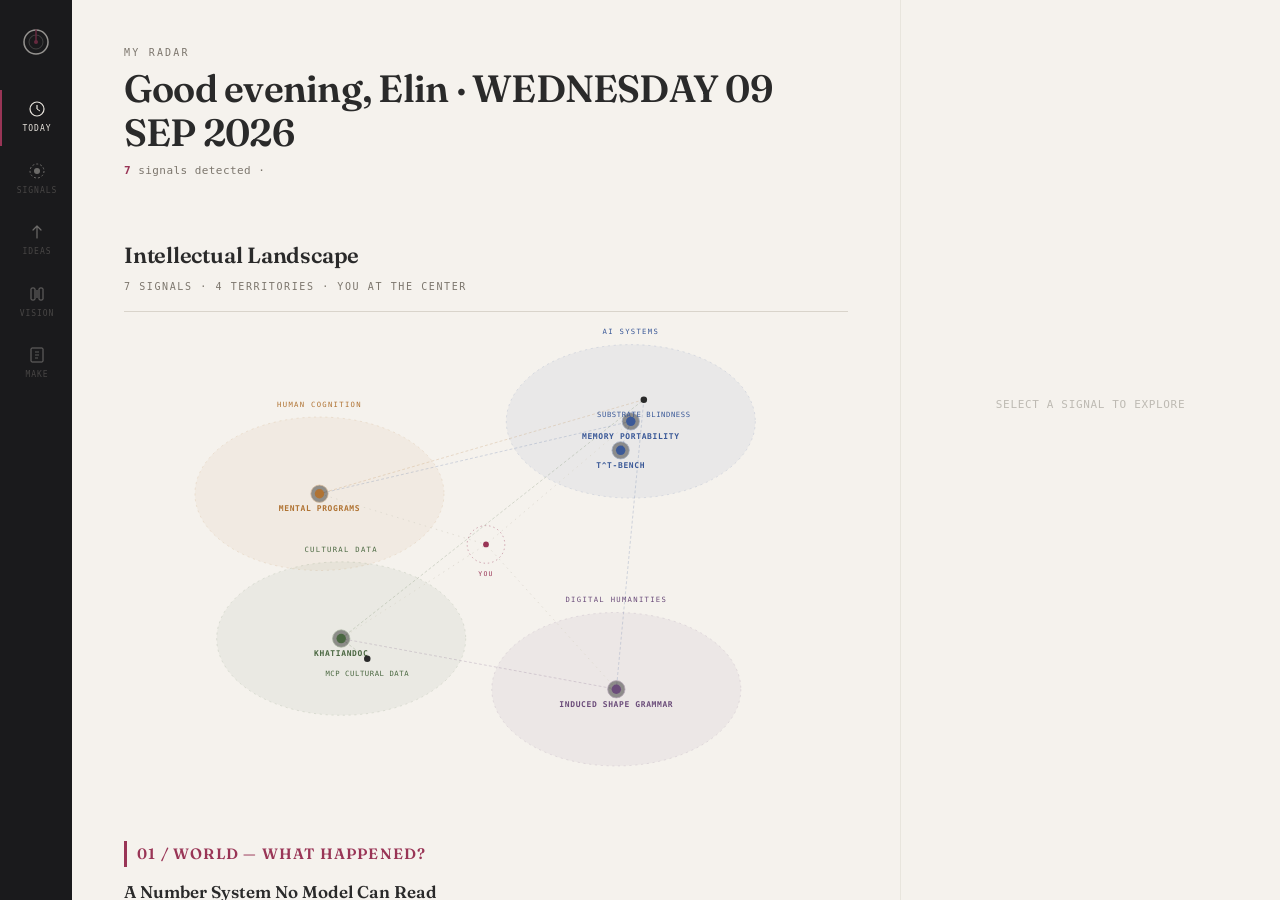
<file: index.html>
<!DOCTYPE html>
<html lang="en">
<head>
<meta charset="UTF-8">
<meta name="viewport" content="width=device-width, initial-scale=1.0">
<title>My Radar · Personal Intelligence System</title>
<link rel="icon" type="image/svg+xml" href="data:image/svg+xml,%3Csvg xmlns='http://www.w3.org/2000/svg' viewBox='0 0 64 64'%3E%3Ccircle cx='32' cy='32' r='28' fill='none' stroke='%23993556' stroke-width='3'/%3E%3Ccircle cx='32' cy='32' r='18' fill='none' stroke='%23993556' stroke-width='1.5' opacity='.45'/%3E%3Ccircle cx='32' cy='32' r='9' fill='none' stroke='%23993556' stroke-width='1' opacity='.3'/%3E%3Ccircle cx='32' cy='32' r='3' fill='%23993556'/%3E%3Cline x1='32' y1='32' x2='32' y2='6' stroke='%23993556' stroke-width='2.5' stroke-linecap='round'/%3E%3Ccircle cx='24' cy='16' r='2.5' fill='%233B5998'/%3E%3Ccircle cx='42' cy='22' r='2' fill='%23B07333'/%3E%3Ccircle cx='20' cy='40' r='2' fill='%234A6741'/%3E%3Ccircle cx='44' cy='44' r='2' fill='%236B4C7A'/%3E%3C/svg%3E">
<link rel="preconnect" href="https://fonts.googleapis.com">
<link rel="preconnect" href="https://fonts.gstatic.com" crossorigin>
<link href="https://fonts.googleapis.com/css2?family=Fraunces:opsz,wght@9..144,400;9..144,500;9..144,600;9..144,700&family=Inter:wght@300;400;500;600;700&display=swap" rel="stylesheet">
<style>
  :root {
    --bg: #F5F2ED;
    --bg-alt: #EDE9E1;
    --bg-dark: #1A1A1C;
    --text: #2A2A2A;
    --text-muted: #57534D;
    --text-light: #7C766D;
    --text-on-dark: #E8E4DD;
    --text-on-dark-muted: #8A8580;
    --accent: #993556;
    --accent-soft: rgba(153,53,86,0.08);
    --border: #D9D4CB;
    --border-light: #E8E3DA;
    --white: #FFFFFF;
    --serif: 'Fraunces', Georgia, serif;
    --sans: 'Inter', -apple-system, 'SF Pro Text', sans-serif;
    --mono: 'SF Mono', 'JetBrains Mono', monospace;
    --rail-w: 72px;
    --panel-w: 380px;
    /* Six editorial section colors */
    --world: #993556;
    --think: #3B5998;
    --look: #4A6741;
    --discover: #6B4C7A;
    --explore: #B07333;
    --make: #1A1A1C;
  }

  * { margin:0; padding:0; box-sizing:border-box; }
  html { scroll-behavior:smooth; }
  body {
    font-family:var(--sans); background:var(--bg); color:var(--text);
    line-height:1.7; font-size:15px; font-weight:400;
    -webkit-font-smoothing:antialiased; overflow:hidden;
  }

  /* === LEFT RAIL === */
  .rail {
    position:fixed; left:0; top:0; bottom:0; width:var(--rail-w);
    background:var(--bg-dark); display:flex; flex-direction:column;
    align-items:center; padding:28px 0 20px; z-index:50; gap:6px;
  }
  .rail-logo {
    width:28px; height:28px; margin-bottom:28px; opacity:0.6;
  }
  .rail-item {
    display:flex; flex-direction:column; align-items:center; gap:4px;
    cursor:pointer; text-decoration:none; padding:10px 0; width:100%;
    border-left:2px solid transparent; transition:border-color 0.2s, opacity 0.2s;
    opacity:0.4;
  }
  .rail-item.active, .rail-item:hover { opacity:1; border-left-color:var(--accent); }
  .rail-icon {
    width:18px; height:18px; display:block; color:var(--text-on-dark);
  }
  .rail-label {
    font-family:var(--mono); font-size:8px; letter-spacing:0.12em;
    text-transform:uppercase; color:var(--text-on-dark-muted); text-align:center;
  }
  .rail-item.active .rail-label { color:var(--text-on-dark); }

  /* === CENTER AREA === */
  .center {
    position:fixed; left:var(--rail-w); top:0; bottom:0;
    right:var(--panel-w); overflow-y:auto; overflow-x:hidden;
  }
  .center-inner {
    max-width:820px; margin:0 auto; padding:0 48px;
  }

  /* --- greeting --- */
  .greeting {
    padding:44px 0 12px;
  }
  .greeting-kicker {
    font-family:var(--mono); font-size:10px; letter-spacing:0.22em;
    text-transform:uppercase; color:var(--text-light); margin-bottom:6px;
  }
  .greeting-line {
    font-family:var(--serif); font-size:clamp(28px,4.5vw,38px);
    font-weight:600; color:var(--text); letter-spacing:-0.02em; line-height:1.15;
  }
  .greeting-meta {
    font-family:var(--mono); font-size:11px; color:var(--text-light);
    letter-spacing:0.04em; margin-top:8px;
  }
  .greeting-meta span { color:var(--accent); font-weight:600; }

  /* --- landscape header --- */
  .ls-header {
    margin-top:44px; padding-bottom:16px; border-bottom:1px solid var(--border);
  }
  .ls-title {
    font-family:var(--serif); font-size:22px; font-weight:600;
    color:var(--text); letter-spacing:-0.01em;
  }
  .ls-subtitle {
    font-family:var(--mono); font-size:10px; letter-spacing:0.16em;
    text-transform:uppercase; color:var(--text-light); margin-top:4px;
  }

  /* --- landscape SVG --- */
  .ls-scroll { overflow-x:auto; margin-top:8px; }
  .ls-svg { display:block; width:100%; min-width:640px; height:auto; }
  .ls-territory { stroke-dasharray:3 5; }
  .ls-territory-label { font-family:var(--mono); font-size:10px; letter-spacing:0.18em; text-transform:uppercase; text-anchor:middle; }
  .ls-spoke { stroke:var(--border); stroke-dasharray:2 6; }
  .ls-edge { stroke-width:1; opacity:0.28; stroke-dasharray:4 3; }
  .ls-you-ring { fill:none; stroke:var(--accent); stroke-dasharray:2 4; opacity:0.55; }
  .ls-you-dot { fill:var(--accent); }
  .ls-you-label { font-family:var(--mono); font-size:9px; letter-spacing:0.2em; fill:var(--accent); text-anchor:middle; }
  .ls-node { cursor:pointer; outline:none; }
  .ls-dot { }
  .ls-dot-ring { opacity:0.4; }
  .ls-node-label { font-family:var(--mono); font-size:10px; letter-spacing:0.08em; text-transform:uppercase; text-anchor:middle; }
  .ls-node:hover .ls-node-label, .ls-node:focus-visible .ls-node-label { font-weight:600; opacity:0.85; }
  .ls-node:hover .ls-dot, .ls-node:focus-visible .ls-dot { stroke-width:2; }
  .ls-strong .ls-node-label { font-weight:600; font-size:11px; }

  /* --- bottom sections --- */
  .bottom-sections { margin-top:48px; padding-bottom:64px; }
  .kicker-label {
    display:block; font-family:var(--mono); font-size:9px; font-weight:600;
    letter-spacing:0.2em; text-transform:uppercase; margin-bottom:10px;
  }
  .pattern-block { padding-top:24px; border-top:1px solid var(--border); }
  .pattern-statement {
    font-family:var(--serif); font-size:22px; font-weight:500;
    line-height:1.42; color:var(--text); max-width:28em; margin-bottom:16px;
  }
  .pattern-contrib {
    display:flex; align-items:baseline; gap:12px; padding:9px 0;
    border-top:1px dashed var(--border-light);
  }
  .pattern-contrib:first-of-type { border-top:none; }
  .pc-num { font-family:var(--mono); font-size:10px; }
  .pc-head {
    font-family:var(--serif); font-size:15px; font-weight:600;
    color:var(--text); background:none; border:none; padding:0;
    cursor:pointer; text-align:left;
  }
  .pc-head:hover { opacity:0.7; }
  .pc-dom {
    margin-left:auto; font-family:var(--mono); font-size:9px;
    letter-spacing:0.1em; text-transform:uppercase; color:var(--text-light); white-space:nowrap;
  }

  .question-block { margin-top:44px; padding:6px 0 6px 22px; border-left:3px solid #B07333; }
  .question-text {
    font-family:var(--serif); font-style:italic; font-size:21px;
    line-height:1.45; color:var(--text); max-width:26em;
  }

  /* --- timeline --- */
  .timeline-block { margin-top:44px; padding-top:24px; border-top:1px solid var(--border); }
  .timeline-row {
    display:flex; align-items:baseline; gap:12px; padding:8px 0;
    border-bottom:1px solid var(--border-light);
  }
  .tl-date { font-family:var(--mono); font-size:10px; color:var(--text-light); white-space:nowrap; min-width:70px; }
  .tl-dot { width:6px; height:6px; border-radius:50%; flex-shrink:0; margin-top:4px; }
  .tl-headline { font-size:13px; color:var(--text-muted); cursor:pointer; }
  .tl-headline:hover { color:var(--text); }
  .tl-domain { font-family:var(--mono); font-size:9px; letter-spacing:0.08em; text-transform:uppercase; color:var(--text-light); margin-left:auto; white-space:nowrap; }

  /* === RIGHT DETAIL PANEL === */
  .detail-panel {
    position:fixed; right:0; top:0; bottom:0; width:var(--panel-w);
    background:var(--bg); border-left:1px solid var(--border);
    overflow-y:auto; z-index:40; padding:36px 28px 48px;
    transition:opacity 0.2s;
  }
  .detail-panel.empty { opacity:0.45; }
  .dp-empty {
    font-family:var(--mono); font-size:11px; color:var(--text-light);
    letter-spacing:0.06em; text-transform:uppercase;
    text-align:center; margin-top:40vh;
  }
  .dp-kicker {
    font-family:var(--mono); font-size:9px; letter-spacing:0.16em;
    text-transform:uppercase; margin-bottom:10px;
  }
  .dp-headline {
    font-family:var(--serif); font-size:22px; font-weight:600;
    line-height:1.22; color:var(--text); margin-bottom:8px;
  }
  .dp-oneliner {
    font-size:14px; line-height:1.55; color:var(--text-muted); margin-bottom:20px;
  }
  .dp-block {
    padding:12px 0 4px; border-top:1px solid var(--border-light); margin-top:12px;
  }
  .dp-text { font-size:13px; line-height:1.6; color:var(--text-muted); }
  .dp-chain {
    font-family:var(--mono); font-size:10px; letter-spacing:0.06em;
    text-transform:uppercase; color:var(--text); margin-bottom:6px;
  }
  .dp-chain .dp-node { white-space:nowrap; }
  .dp-chain .dp-dash { margin:0 6px; }
  .dp-conn { font-size:12px; line-height:1.55; color:var(--text-muted); padding:6px 0; }
  .dp-conn-to {
    display:block; font-family:var(--mono); font-size:9px;
    letter-spacing:0.08em; text-transform:uppercase; margin-bottom:2px;
  }
  .dp-source { font-size:12px; color:var(--text-light); line-height:1.55; margin-bottom:10px; }
  .dp-link {
    font-family:var(--mono); font-size:10px; letter-spacing:0.12em;
    text-transform:uppercase; text-decoration:none; border-bottom:1px solid; padding-bottom:2px;
  }
  .dp-link:hover { opacity:0.75; }
  .dp-action {
    margin-top:16px; padding:14px 16px; background:var(--bg-alt);
    border-left:2px solid var(--accent); border-radius:0 4px 4px 0;
    font-size:13px; line-height:1.55; color:var(--text-muted);
  }
  .dp-action-label {
    font-family:var(--mono); font-size:9px; font-weight:600;
    letter-spacing:0.1em; text-transform:uppercase; color:var(--accent);
    display:block; margin-bottom:4px;
  }

  /* === RESPONSIVE === */
  @media (max-width:1100px) {
    :root { --panel-w:320px; }
  }
  @media (max-width:860px) {
    :root { --panel-w:0px; }
    .detail-panel { display:none; }
    /* show overlay panel instead */
    .detail-panel.mobile-show {
      display:block; position:fixed; left:0; width:100%; z-index:90;
      background:var(--bg); padding:24px 20px 36px;
    }
  }
  @media (max-width:640px) {
    :root { --rail-w:0px; }
    .rail { display:none; }
    .center-inner { padding:0 20px; }
  }

  /* ============================================================
     SIX EDITORIAL WINDOWS — WORLD/THINK/LOOK/DISCOVER/EXPLORE/MAKE
     ============================================================ */
  .editorial-windows { margin-top:48px; padding-bottom:12px; }
  .ew-section { margin-top:40px; padding-top:24px; border-top:1px solid var(--border-light); }
  .ew-section:first-child { margin-top:0; border-top:none; }
  .ew-label {
    font-family:var(--serif); font-size:15px; font-weight:600; letter-spacing:0.08em;
    text-transform:uppercase; margin-bottom:14px;
  }
  .ew-section--world .ew-label { color:var(--world); border-left:3px solid var(--world); padding-left:10px; }
  .ew-section--think .ew-label { color:var(--think); border-left:3px solid var(--think); padding-left:10px; }
  .ew-section--look .ew-label { color:var(--look); border-left:3px solid var(--look); padding-left:10px; }
  .ew-section--discover .ew-label { color:var(--discover); border-left:3px solid var(--discover); padding-left:10px; }
  .ew-section--explore .ew-label { color:var(--explore); border-left:3px solid var(--explore); padding-left:10px; }
  .ew-section--make .ew-label { color:var(--make); border-left:3px solid var(--make); padding-left:10px; }

  /* WORLD */
  .ew-world-item { margin-bottom:20px; }
  .ew-world-item:last-child { margin-bottom:0; }
  .ew-world-head { font-family:var(--serif); font-size:17px; font-weight:600; line-height:1.3; color:var(--text); cursor:pointer; }
  .ew-world-head:hover { opacity:0.75; }
  .ew-world-sub { font-size:13px; color:var(--text-muted); margin-top:3px; line-height:1.5; }
  .ew-world-why { font-size:11px; color:var(--text-light); margin-top:3px; }
  .ew-world-why::before { content:'Why → '; font-family:var(--mono); font-size:9px; letter-spacing:0.04em; color:var(--world); }
  .ew-world-src { font-family:var(--mono); font-size:9px; letter-spacing:0.02em; margin-top:2px; }
  .ew-world-src a { color:var(--world); }

  /* THINK */
  .ew-think-item { margin-bottom:32px; }
  .ew-think-item:last-child { margin-bottom:0; }
  .ew-think-concept { font-family:var(--mono); font-size:9px; letter-spacing:0.1em; text-transform:uppercase; color:var(--think); margin-bottom:8px; }
  .ew-think-question { font-family:var(--serif); font-size:20px; font-style:italic; font-weight:400; line-height:1.3; color:var(--text); }
  .ew-think-explain { font-size:13px; color:var(--text-muted); margin-top:14px; line-height:1.6; }
  .ew-think-why { font-size:12px; color:var(--text); margin-top:10px; line-height:1.55; }
  .ew-think-why::before { content:'Why this matters — '; font-family:var(--mono); font-size:9px; letter-spacing:0.04em; color:var(--think); }
  .ew-think-conn { font-size:11px; color:var(--text-muted); margin-top:4px; line-height:1.5; }
  .ew-think-conn::before { content:'For you — '; font-family:var(--mono); font-size:9px; letter-spacing:0.04em; color:var(--think); }
  .ew-think-src { font-family:var(--mono); font-size:9px; margin-top:6px; }
  .ew-think-src a { color:var(--think); }

  /* LOOK */
  .ew-look-image { width:100%; height:280px; object-fit:cover; margin-bottom:16px; background:var(--bg-alt); display:flex; align-items:center; justify-content:center; }
  .ew-look-image-placeholder { font-family:var(--mono); font-size:9px; color:var(--text-light); letter-spacing:0.04em; }
  .ew-look-subject { font-family:var(--serif); font-size:19px; font-weight:600; line-height:1.25; color:var(--text); }
  .ew-look-subtitle { font-size:12px; color:var(--text-muted); margin-top:2px; }
  .ew-look-why { font-size:12px; color:var(--text-muted); margin-top:10px; line-height:1.55; }
  .ew-look-why::before { content:'Why today — '; font-family:var(--mono); font-size:9px; letter-spacing:0.04em; color:var(--look); }
  .ew-look-for-label { font-family:var(--mono); font-size:9px; letter-spacing:0.08em; text-transform:uppercase; color:var(--look); margin-top:12px; margin-bottom:6px; }
  .ew-look-for-list li { font-size:12px; color:var(--text); padding-left:16px; position:relative; margin-bottom:4px; line-height:1.5; }
  .ew-look-for-list li::before { content:'→'; position:absolute; left:0; color:var(--look); }
  .ew-look-visit { font-family:var(--mono); font-size:9px; letter-spacing:0.04em; margin-top:10px; }
  .ew-look-visit a { color:var(--look); }

  /* DISCOVER */
  .ew-discover-layout { display:flex; gap:20px; align-items:flex-start; }
  .ew-discover-portrait { flex:0 0 auto; width:120px; height:150px; object-fit:cover; background:var(--bg-alt); display:flex; align-items:center; justify-content:center; }
  .ew-discover-portrait-placeholder { font-family:var(--mono); font-size:8px; color:var(--text-light); }
  .ew-discover-body { flex:1 1 auto; min-width:0; }
  .ew-discover-name { font-family:var(--serif); font-size:18px; font-weight:600; line-height:1.2; color:var(--text); }
  .ew-discover-roles { font-family:var(--mono); font-size:9px; letter-spacing:0.06em; text-transform:uppercase; color:var(--discover); margin-top:5px; }
  .ew-discover-desc { font-size:12px; color:var(--text-muted); margin-top:10px; line-height:1.55; }
  .ew-discover-why { font-size:12px; color:var(--text); margin-top:10px; line-height:1.55; }
  .ew-discover-why::before { content:'Why her — '; font-family:var(--mono); font-size:9px; letter-spacing:0.04em; color:var(--discover); }
  .ew-discover-tags { display:flex; flex-wrap:wrap; gap:6px; margin-top:10px; }
  .ew-discover-tag { font-family:var(--mono); font-size:8px; letter-spacing:0.04em; padding:2px 8px; border:1px solid var(--border-light); color:var(--text-light); border-radius:2px; }
  .ew-discover-link { font-family:var(--mono); font-size:9px; margin-top:10px; }
  .ew-discover-link a { color:var(--discover); }

  /* EXPLORE */
  .ew-explore-question { font-family:var(--serif); font-size:16px; font-weight:500; line-height:1.35; color:var(--text); margin-bottom:8px; }
  .ew-explore-start { font-family:var(--mono); font-size:10px; letter-spacing:0.03em; margin-bottom:16px; }
  .ew-explore-start a { color:var(--explore); }
  .ew-explore-trail { position:relative; padding-left:16px; }
  .ew-explore-trail::before { content:''; position:absolute; left:3px; top:6px; bottom:6px; width:1px; background:var(--border-light); }
  .ew-explore-step { position:relative; margin-bottom:14px; padding-left:12px; }
  .ew-explore-step:last-child { margin-bottom:0; }
  .ew-explore-step::before { content:''; position:absolute; left:-12px; top:5px; width:4px; height:4px; border-radius:50%; background:var(--explore); opacity:0.5; }
  .ew-explore-step-title { font-family:var(--serif); font-size:13px; font-weight:500; line-height:1.35; color:var(--text); }
  .ew-explore-step-hint { font-size:11px; color:var(--text-muted); margin-top:2px; line-height:1.45; }
  .ew-explore-why { font-size:11px; color:var(--text-muted); margin-top:14px; line-height:1.55; }
  .ew-explore-why::before { content:'Why this rabbit hole — '; font-family:var(--mono); font-size:9px; letter-spacing:0.04em; color:var(--explore); }

  /* MAKE */
  .ew-make-tool { font-family:var(--mono); font-size:11px; font-weight:700; letter-spacing:0.02em; color:var(--make); }
  .ew-make-does { font-size:13px; color:var(--text); margin-top:5px; line-height:1.5; }
  .ew-make-why { font-size:11px; color:var(--text-muted); margin-top:5px; }
  .ew-make-why::before { content:'Why now — '; font-family:var(--mono); font-size:9px; letter-spacing:0.03em; color:var(--make); }
  .ew-make-try { font-size:11px; color:var(--text-muted); margin-top:6px; line-height:1.5; }
  .ew-make-try::before { content:'Try → '; font-family:var(--mono); font-size:9px; letter-spacing:0.03em; color:var(--make); }
  .ew-make-link { font-family:var(--mono); font-size:9px; margin-top:6px; }
  .ew-make-link a { color:var(--make); }
</style>
</head>
<body>

<!-- LEFT RAIL -->
<nav class="rail" aria-label="Navigation">
  <svg class="rail-logo" viewBox="0 0 28 28" fill="none">
    <circle cx="14" cy="14" r="12" stroke="#E8E4DD" stroke-width="1.5"/>
    <circle cx="14" cy="14" r="7" stroke="#E8E4DD" stroke-width="0.8" opacity="0.4"/>
    <circle cx="14" cy="14" r="2" fill="#993556"/>
    <line x1="14" y1="14" x2="14" y2="2" stroke="#993556" stroke-width="1.5" stroke-linecap="round"/>
  </svg>
  <a class="rail-item active" data-view="today" href="javascript:void(0)" aria-label="Today">
    <svg class="rail-icon" viewBox="0 0 18 18" fill="none"><circle cx="9" cy="9" r="7" stroke="currentColor" stroke-width="1.2"/><line x1="9" y1="5" x2="9" y2="9" stroke="currentColor" stroke-width="1.2"/><line x1="9" y1="9" x2="12" y2="11" stroke="currentColor" stroke-width="1"/></svg>
    <span class="rail-label">Today</span>
  </a>
  <a class="rail-item" data-view="world" href="javascript:void(0)" aria-label="World">
    <svg class="rail-icon" viewBox="0 0 18 18" fill="none"><circle cx="9" cy="9" r="3" fill="currentColor"/><circle cx="9" cy="9" r="7" stroke="currentColor" stroke-width="1" stroke-dasharray="2 2"/></svg>
    <span class="rail-label">Signals</span>
  </a>
  <a class="rail-item" data-view="think" href="javascript:void(0)" aria-label="Think">
    <svg class="rail-icon" viewBox="0 0 18 18" fill="none"><path d="M9 15 L9 3 M5 7 L9 3 L13 7" stroke="currentColor" stroke-width="1.2" fill="none" stroke-linecap="round" stroke-linejoin="round"/></svg>
    <span class="rail-label">Ideas</span>
  </a>
  <a class="rail-item" data-view="look" href="javascript:void(0)" aria-label="Look">
    <svg class="rail-icon" viewBox="0 0 18 18" fill="none"><rect x="3" y="3" width="4" height="12" rx="1" stroke="currentColor" stroke-width="1"/><rect x="11" y="3" width="4" height="12" rx="1" stroke="currentColor" stroke-width="1"/><line x1="9" y1="5" x2="9" y2="13" stroke="currentColor" stroke-width="1"/></svg>
    <span class="rail-label">Vision</span>
  </a>
  <a class="rail-item" data-view="make" href="javascript:void(0)" aria-label="Make">
    <svg class="rail-icon" viewBox="0 0 18 18" fill="none"><rect x="3" y="2" width="12" height="14" rx="1" stroke="currentColor" stroke-width="1"/><line x1="7" y1="6" x2="11" y2="6" stroke="currentColor" stroke-width="0.8"/><line x1="7" y1="9" x2="11" y2="9" stroke="currentColor" stroke-width="0.8"/><line x1="7" y1="12" x2="10" y2="12" stroke="currentColor" stroke-width="0.8"/></svg>
    <span class="rail-label">Make</span>
  </a>
</nav>

<!-- CENTER -->
<main class="center" id="center">
<div class="center-inner">

  <!-- greeting -->
  <div class="greeting" id="anchor-today">
    <p class="greeting-kicker">My Radar</p>
    <h1 class="greeting-line" id="greetingLine">Good morning, Elin</h1>
    <p class="greeting-meta"><span id="signalCount">5</span> signals detected · <span id="domainList">AI · Digital Humanities · Culture · Cognition</span></p>
  </div>

  <!-- landscape -->
  <div class="ls-header" id="anchor-intel">
    <h2 class="ls-title">Intellectual Landscape</h2>
    <p class="ls-subtitle" id="lsSubtitle">5 signals · 4 territories · you at the center</p>
  </div>
  <div class="ls-scroll">
    <div id="landscapeMount"></div>
  </div>

  <!-- six editorial windows -->
  <div class="editorial-windows" id="anchor-mag">

    <div id="editorialMount"></div>

  <!-- bottom -->
  <div class="bottom-sections" id="anchor-grow">
    <div id="patternMount"></div>
    <div id="questionMount"></div>
    <div id="timelineMount"></div>
  </div>

</div>
</main>

<!-- RIGHT DETAIL PANEL -->
<aside class="detail-panel empty" id="detailPanel" role="complementary" aria-label="Signal detail">
  <p class="dp-empty">Select a signal to explore</p>
</aside>

<script>
(function(){
  "use strict";
  var SVG_NS = 'http://www.w3.org/2000/svg';
  var YOU = {x:500, y:310};
  var DOMAIN_COLORS = {
    'AI SYSTEMS':         {fill:'rgba(59,89,152,0.06)', stroke:'rgba(59,89,152,0.18)', label:'#3B5998', dot:'#3B5998'},
    'HUMAN COGNITION':    {fill:'rgba(176,115,51,0.06)', stroke:'rgba(176,115,51,0.18)', label:'#B07333', dot:'#B07333'},
    'CULTURAL DATA':      {fill:'rgba(74,103,65,0.06)', stroke:'rgba(74,103,65,0.18)', label:'#4A6741', dot:'#4A6741'},
    'DIGITAL HUMANITIES':{fill:'rgba(107,76,122,0.06)',stroke:'rgba(107,76,122,0.18)',label:'#6B4C7A', dot:'#6B4C7A'}
  };
  var PATTERN_COLOR = '#3B5998';
  var QUESTION_COLOR = '#B07333';
  function dc(d){ return DOMAIN_COLORS[d] || DOMAIN_COLORS['AI SYSTEMS']; }

  function $(id){ return document.getElementById(id); }
  function esc(v){ var d=document.createElement('div'); d.textContent=(v==null?'':String(v)); return d.innerHTML; }
  function el(tag,cls,html){ var e=document.createElement(tag); if(cls)e.className=cls; if(html!=null)e.innerHTML=html; return e; }
  function svgE(tag,attrs,parent){
    var e=document.createElementNS(SVG_NS,tag);
    for(var k in attrs) e.setAttribute(k,attrs[k]);
    if(parent) parent.appendChild(e);
    return e;
  }
  function pad(n){ return (n<10?'0':'')+n; }
  function safeUrl(s){ var u=s.url||(s.source&&s.source.url)||''; return /^https?:/i.test(u)?u:'#'; }
  function headlineOf(s){ return s.headline||'(untitled)'; }
  function indexById(arr){ var m={}; arr.forEach(function(s){ m[s.id]=s; }); return m; }

  function heroDate(iso){
    var MONTHS=['JAN','FEB','MAR','APR','MAY','JUN','JUL','AUG','SEP','OCT','NOV','DEC'];
    var DAYS=['SUNDAY','MONDAY','TUESDAY','WEDNESDAY','THURSDAY','FRIDAY','SATURDAY'];
    var p=String(iso||'').split('-');
    var d=(p.length===3)?new Date(+p[0],+p[1]-1,+p[2]):new Date();
    var h=new Date().getHours();
    var g=(h<12)?'Good morning':(h<18?'Good afternoon':'Good evening');
    return g+', Elin · '+DAYS[d.getDay()]+' '+pad(d.getDate())+' '+MONTHS[d.getMonth()]+' '+d.getFullYear();
  }

  /* --- landscape --- */

  /* --- editorial sections from feed data --- */
  function renderEditorial(feed, mount){
    var ed = feed.editorial || {};
    var html = '';

    // 01 / WORLD
    if(ed.world && ed.world.length){
      html += '<div class="ew-section ew-section--world" id="ew-world">';
      html += '<div class="ew-label">01 / World — What happened?</div>';
      ed.world.forEach(function(w){
        html += '<article class="ew-world-item">';
        html += '<h3 class="ew-world-head">' + esc(w.headline) + '</h3>';
        html += '<p class="ew-world-sub">' + esc(w.sub) + '</p>';
        html += '<p class="ew-world-why">' + esc(w.why) + '</p>';
        if(w.source_url) html += '<div class="ew-world-src"><a href="' + esc(w.source_url) + '">' + esc(w.source_name || 'Source') + ' →</a></div>';
        html += '</article>';
      });
      html += '</div>';
    }

    // 02 / THINK
    if(ed.think && ed.think.length){
      html += '<div class="ew-section ew-section--think" id="ew-think">';
      html += '<div class="ew-label">02 / Think — What idea is worth carrying?</div>';
      ed.think.forEach(function(t){
        html += '<article class="ew-think-item">';
        html += '<div class="ew-think-concept">' + esc(t.concept) + '</div>';
        html += '<h3 class="ew-think-question">' + esc(t.question) + '</h3>';
        if(t.explain) html += '<p class="ew-think-explain">' + esc(t.explain) + '</p>';
        if(t.why) html += '<p class="ew-think-why">' + esc(t.why) + '</p>';
        if(t.source_url) html += '<div class="ew-think-src"><a href="' + esc(t.source_url) + '">Explore →</a></div>';
        html += '</article>';
      });
      html += '</div>';
    }

    // 03 / LOOK
    if(ed.look){
      var lk = ed.look;
      html += '<div class="ew-section ew-section--look" id="ew-look">';
      html += '<div class="ew-label">03 / Look — What should train your eye?</div>';
      html += '<article>';
      if(lk.image_url){
        html += '<img class="ew-look-image" src="' + esc(lk.image_url) + '" alt="' + esc(lk.subject || '') + '" style="width:100%;height:280px;object-fit:cover;" onerror="this.remove()"/>';
      }
      html += '<h3 class="ew-look-subject">' + esc(lk.subject || '') + '</h3>';
      if(lk.look_for && lk.look_for.length){
        html += '<div class="ew-look-for-label">Look for</div>';
        html += '<ul class="ew-look-for-list">';
        lk.look_for.forEach(function(lf){ html += '<li>' + esc(lf) + '</li>'; });
        html += '</ul>';
      }
      if(lk.visit_url) html += '<div class="ew-look-visit"><a href="' + esc(lk.visit_url) + '">Visit →</a></div>';
      html += '</article></div>';
    }

    // 04 / DISCOVER
    if(ed.discover){
      var ds = ed.discover;
      html += '<div class="ew-section ew-section--discover" id="ew-discover">';
      html += '<div class="ew-label">04 / Discover — Who should enter your world?</div>';
      html += '<article><div class="ew-discover-layout">';
      if(ds.portrait_url){
        html += '<img class="ew-discover-portrait" src="' + esc(ds.portrait_url) + '" alt="' + esc(ds.name || '') + '" style="width:120px;height:150px;object-fit:cover;" onerror="this.remove()"/>';
      } else {
        html += '<div class="ew-discover-portrait"><span class="ew-discover-portrait-placeholder">portrait</span></div>';
      }
      html += '<div class="ew-discover-body">';
      html += '<h3 class="ew-discover-name">' + esc(ds.name || '') + '</h3>';
      if(ds.roles) html += '<div class="ew-discover-roles">' + esc(ds.roles.join(' · ')) + '</div>';
      if(ds.desc) html += '<p class="ew-discover-desc">' + esc(ds.desc) + '</p>';
      if(ds.why) html += '<p class="ew-discover-why">' + esc(ds.why) + '</p>';
      if(ds.tags && ds.tags.length){
        html += '<div class="ew-discover-tags">';
        ds.tags.forEach(function(tg){ html += '<span class="ew-discover-tag">' + esc(tg) + '</span>'; });
        html += '</div>';
      }
      if(ds.link_url) html += '<div class="ew-discover-link"><a href="' + esc(ds.link_url) + '">Explore their work →</a></div>';
      html += '</div></div></article></div>';
    }

    // 05 / EXPLORE
    if(ed.explore){
      var ex = ed.explore;
      html += '<div class="ew-section ew-section--explore" id="ew-explore">';
      html += '<div class="ew-label">05 / Explore — Where could curiosity take you?</div>';
      html += '<article>';
      html += '<h3 class="ew-explore-question">' + esc(ex.question || '') + '</h3>';
      if(ex.start_url) html += '<div class="ew-explore-start">Start here — <a href="' + esc(ex.start_url) + '">' + esc(ex.start_name || 'Start') + '</a></div>';
      if(ex.trail && ex.trail.length){
        html += '<div class="ew-explore-trail">';
        ex.trail.forEach(function(st){
          html += '<div class="ew-explore-step">';
          html += '<div class="ew-explore-step-title">' + esc(st.title || '') + '</div>';
          if(st.hint) html += '<div class="ew-explore-step-hint">' + esc(st.hint) + '</div>';
          html += '</div>';
        });
        html += '</div>';
      }
      if(ex.why) html += '<p class="ew-explore-why">' + esc(ex.why) + '</p>';
      html += '</article></div>';
    }

    // 06 / MAKE
    if(ed.make){
      var mk = ed.make;
      html += '<div class="ew-section ew-section--make" id="ew-make">';
      html += '<div class="ew-label">06 / Make — What could help you create?</div>';
      html += '<article>';
      html += '<div class="ew-make-tool">' + esc(mk.tool || '') + '</div>';
      if(mk.does) html += '<p class="ew-make-does">' + esc(mk.does) + '</p>';
      if(mk.why) html += '<p class="ew-make-why">' + esc(mk.why) + '</p>';
      if(mk.try) html += '<p class="ew-make-try">' + esc(mk.try) + '</p>';
      if(mk.link_url) html += '<div class="ew-make-link"><a href="' + esc(mk.link_url) + '">Explore →</a></div>';
      html += '</article></div>';
    }

    mount.innerHTML = html;
  }

  function renderLandscape(feed,mount){
    var root=svgE('svg',{'class':'ls-svg',viewBox:'0 0 1000 620',role:'img','aria-label':'Intellectual landscape'},mount);
    (feed.territories||[]).forEach(function(t){
      var c=dc(t.name);
      svgE('ellipse',{'class':'ls-territory',cx:t.x,cy:t.y,rx:172,ry:106,fill:c.fill,stroke:c.stroke},root);
      var lbl=svgE('text',{'class':'ls-territory-label',x:t.x,y:t.y-120,fill:c.label},root);
      lbl.textContent=t.name;
    });
    (feed.territories||[]).forEach(function(t){
      svgE('line',{'class':'ls-spoke',x1:t.x,y1:t.y,x2:YOU.x,y2:YOU.y},root);
    });
    svgE('circle',{'class':'ls-you-ring',cx:YOU.x,cy:YOU.y,r:26},root);
    svgE('circle',{'class':'ls-you-dot',cx:YOU.x,cy:YOU.y,r:4},root);
    var youLbl=svgE('text',{'class':'ls-you-label',x:YOU.x,y:YOU.y+44},root);
    youLbl.textContent='YOU';
    var byId=indexById(feed.signals);
    var seen={};
    feed.signals.forEach(function(s){
      (s.connections||[]).forEach(function(c){
        var a=s.landscape,b=byId[c.to_signal]&&byId[c.to_signal].landscape;
        if(!a||!b)return;
        var key=[s.id,c.to_signal].sort().join('|');
        if(seen[key])return; seen[key]=1;
        svgE('line',{'class':'ls-edge',x1:a.x,y1:a.y,x2:b.x,y2:b.y,stroke:dc(s.landscape.domain).dot},root);
      });
    });
    feed.signals.forEach(function(s){
      var L=s.landscape||{};
      var strong=(L.strength==='strong');
      var nc=dc(L.domain);
      var g=svgE('g',{'class':'ls-node'+(strong?' ls-strong':''),transform:'translate('+L.x+','+L.y+')',tabindex:'0',role:'button','aria-label':headlineOf(s),'data-sid':s.id},root);
      if(strong) svgE('circle',{'class':'ls-dot-ring',r:12,stroke:nc.dot},g);
      svgE('circle',{'class':'ls-dot',r:strong?6.5:4.5,fill:strong?nc.dot:'var(--text)'},g);
      var lbl=svgE('text',{'class':'ls-node-label',y:24,fill:nc.label},g);
      lbl.textContent=L.short||headlineOf(s);
      svgE('title',{},g).textContent=headlineOf(s);
      g.addEventListener('click',function(){ showDetail(s); });
      g.addEventListener('keydown',function(ev){ if(ev.key==='Enter'||ev.key===' '){ev.preventDefault();showDetail(s);} });
    });
  }

  /* --- pattern --- */
  function renderPattern(feed,mount){
    var p=feed.pattern||{};
    var block=el('div','pattern-block');
    var kl=el('span','kicker-label',esc(p.label||'Pattern emerging'));
    kl.style.color=PATTERN_COLOR; block.appendChild(kl);
    block.appendChild(el('p','pattern-statement',esc(p.statement||'')));
    var byId=indexById(feed.signals);
    (p.contributing||[]).forEach(function(id,i){
      var s=byId[id]; if(!s)return;
      var row=el('div','pattern-contrib');
      var pn=el('span','pc-num',pad(i+1));
      pn.style.color=dc((s.landscape||{}).domain).dot; row.appendChild(pn);
      var btn=el('button','pc-head'); btn.type='button'; btn.textContent=headlineOf(s);
      btn.addEventListener('click',function(){ showDetail(s); }); row.appendChild(btn);
      row.appendChild(el('span','pc-dom',esc((s.landscape&&s.landscape.domain)||'')));
      block.appendChild(row);
    });
    mount.appendChild(block);
  }

  /* --- question --- */
  function renderQuestion(feed,mount){
    var q=feed.open_question||{};
    var block=el('div','question-block');
    var kl=el('span','kicker-label',esc(q.label||'A question worth carrying'));
    kl.style.color=QUESTION_COLOR; block.appendChild(kl);
    block.appendChild(el('p','question-text',esc(q.text||'')));
    mount.appendChild(block);
  }

  /* --- timeline --- */
  function renderTimeline(feed,mount){
    var block=el('div','timeline-block');
    var kl=el('span','kicker-label','Recent Signals'); kl.style.color='#4A6741'; block.appendChild(kl);
    feed.signals.forEach(function(s){
      var L=s.landscape||{};
      var c=dc(L.domain);
      var row=el('div','timeline-row');
      row.appendChild(el('span','tl-date',esc(s.date||'')));
      var dot=el('span','tl-dot'); dot.style.background=c.dot; row.appendChild(dot);
      var hl=el('span','tl-headline',esc(headlineOf(s)));
      hl.addEventListener('click',function(){ showDetail(s); }); row.appendChild(hl);
      row.appendChild(el('span','tl-domain',esc(L.domain||'')));
      block.appendChild(row);
    });
    mount.appendChild(block);
  }

  /* --- right detail panel --- */
  function showDetail(s){
    var panel=$('detailPanel');
    panel.classList.remove('empty');
    panel.innerHTML='';
    var L=s.landscape||{};
    var c=dc(L.domain);
    panel.appendChild(el('span','dp-kicker','SIGNAL '+pad(feedCache.signals.indexOf(s)+1)+' · '+esc(s.signal_type||'')+' · '+esc(L.domain||'')));
    var kicker=panel.querySelector('.dp-kicker'); if(kicker) kicker.style.color=c.dot;
    panel.appendChild(el('h3','dp-headline',esc(headlineOf(s))));
    panel.appendChild(el('p','dp-oneliner',esc(s.one_liner||'')));

    // why radar
    var b1=el('div','dp-block');
    var kl1=el('span','kicker-label','Why it entered your radar'); kl1.style.color=c.dot; b1.appendChild(kl1);
    b1.appendChild(el('p','dp-text',esc(s.why_you||'')));
    panel.appendChild(b1);

    // personal relevance
    var b2=el('div','dp-block');
    var kl2=el('span','kicker-label','Personal relevance'); kl2.style.color=c.dot; b2.appendChild(kl2);
    b2.appendChild(el('p','dp-text',esc(s.why_you_should_care||'')));
    panel.appendChild(b2);

    // connections
    var b3=el('div','dp-block');
    var kl3=el('span','kicker-label','Connections in your world'); kl3.style.color=c.dot; b3.appendChild(kl3);
    if(s.chain&&s.chain.length){
      var chainEl=el('p','dp-chain');
      chainEl.innerHTML=s.chain.map(function(p){return'<span class="dp-node">'+esc(p)+'</span>';}).join('<span class="dp-dash"> — </span>');
      chainEl.querySelectorAll('.dp-dash').forEach(function(d){d.style.color=c.dot;});
      b3.appendChild(chainEl);
    }
    var byId=indexById(feedCache.signals);
    (s.connections||[]).forEach(function(cn){
      var t=byId[cn.to_signal];
      var row=el('p','dp-conn');
      var to=el('span','dp-conn-to','→ '+(t?'SIGNAL '+pad(feedCache.signals.indexOf(t)+1)+' · '+headlineOf(t):esc(cn.type||'')));
      to.style.color=c.dot; row.appendChild(to);
      row.appendChild(document.createTextNode(cn.description||''));
      b3.appendChild(row);
    });
    panel.appendChild(b3);

    // source
    var b4=el('div','dp-block');
    var kl4=el('span','kicker-label','Original source'); kl4.style.color=c.dot; b4.appendChild(kl4);
    b4.appendChild(el('p','dp-source',esc(s.title||'')+' · '+esc(s.source&&s.source.name?s.source.name:'')+' · '+esc(s.date||'')));
    var link=el('a','dp-link','Read original →');
    link.href=safeUrl(s); link.target='_blank'; link.rel='noopener';
    link.style.color=c.dot; link.style.borderColor=c.dot;
    b4.appendChild(link);
    panel.appendChild(b4);

    // suggested action
    if(s.suggested_action){
      var act=el('div','dp-action');
      act.appendChild(el('span','dp-action-label','Suggested action'));
      act.appendChild(el('span','',esc(s.suggested_action)));
      panel.appendChild(act);
    }
  }

  /* === INLINE DATA === */
  var feedCache = null;
var feed = {
  "$schema": "radar-daily-feed-v2",
  "date": "2026-09-09",
  "territories": [
    { "name": "AI SYSTEMS", "x": 700, "y": 140 },
    { "name": "HUMAN COGNITION", "x": 270, "y": 240 },
    { "name": "CULTURAL DATA", "x": 300, "y": 440 },
    { "name": "DIGITAL HUMANITIES", "x": 680, "y": 510 }
  ],
  "signals": [
    {
      "id": "s1",
      "headline": "A Number System No Model Can Read",
      "one_liner": "Bangladeshi land titles record area in a base-16 positional fraction with its own Unicode glyphs; six multimodal LLMs return zero correct answers on 39% of question categories, and on arithmetic every model that emits a number loses to a constant-mean guess",
      "signal_type": "NOW",
      "chain": "CULTURAL DATA → AI SYSTEMS",
      "why_you": "You are about to spend three years reading benchmark scores. This is the paper to keep beside them: it shows a capability can be entirely absent while the average still looks reassuringly non-zero.",
      "title": "KhatianDoc: A Human-Verified Benchmark Diagnosing Multimodal LLM Failure on Bengali Legal Land Records",
      "source": "arXiv (cs.CL)",
      "url": "https://arxiv.org/abs/2609.03597",
      "date": "2026-09-03",
      "summary": "Land ownership in Bangladesh is recorded in RS Khatians, whose area fields use Ana-Ganda-Kora-Kranti-Til, a base-16 positional fraction system with dedicated Unicode glyphs, no mainstream font, and no coverage in any OCR pipeline or tokenizer. The authors built a four-task benchmark from 107 real records from the Munshiganj land office: symbol recognition, base-16-to-decimal conversion, structured field extraction, and legal question answering over 1,634 QA pairs. Ground truth was transcribed by hand and verified to full agreement by a land-law practitioner, then anonymised through positional tokens that preserve the referential distinctions multi-hop questions depend on. Six multimodal LLMs from 8B to 72B+ were evaluated under a fixed zero-shot protocol. Five QA categories, 39.3% of the stratified set, returned zero correct answers from every model. On the arithmetic task, every model that emitted a number scored below a constant-mean baseline, with exact- and near-match scores coinciding: decorrelation, not approximation. The authors also audit their own metrics, correcting a refusal-scoring bug and flagging one inflated metadata figure as an upper bound.",
      "why_it_matters": "The paper is explicit that this is not a performance gap but the absence of a capability. That distinction is normally invisible, because a benchmark reports one number averaged across categories where the model has some competence and categories where it has none. The constant-mean baseline is the instrument that makes the difference legible: if predicting the average beats your model, the model is not doing the task weakly, it is not doing it at all.",
      "why_you_should_care": "Two habits fall out and both are cheap. First, never read a benchmark average without asking what the floor is: a constant, a majority class, a random draw. Second, notice where this failure lives. Not in the model's reasoning but in the tokenizer and the font pipeline. The record was machine-readable in principle and unreachable in practice because nobody built the glyphs. That is a cultural-data problem wearing an AI costume, and it is exactly the kind your intersection is supposed to be good at noticing.",
      "radar_score": 0.87,
      "domains": ["CULTURAL DATA", "AI SYSTEMS"],
      "connections": [
        { "to_signal": "s7", "type": "complementary" },
        { "to_signal": "s4", "type": "contrast" }
      ],
      "suggested_action": "Take one task you currently trust a model with — translating a Chinese source, pulling a table out of a PDF, summarising a paper you haven't read — and write the dumbest possible baseline for it. Constant, majority label, first row. Run both twenty times on cases you can verify yourself. If the baseline wins, you have not found a weak model; you have found a missing capability, and those need different fixes.",
      "landscape": {
        "domain": "CULTURAL DATA",
        "short": "KhatianDoc",
        "x": 300,
        "y": 440,
        "strength": "strong"
      }
    },
    {
      "id": "s2",
      "headline": "An Agent Can Keep Its Memory and Still Forget",
      "one_liner": "Hold the memory store fixed and swap the model: fixed-schema knowledge graphs shift by 0.0004, model-written notes swing +9.91 or −13.28 points, and repair without the raw source fails in all 48 cases",
      "signal_type": "NOW",
      "chain": "AI SYSTEMS → HUMAN COGNITION",
      "why_you": "Phase 9 of your coach is, in this paper's vocabulary, a compressed-notes store with a schema bolted on. The paper tells you which half survives your next model upgrade and which half doesn't — before you finish building it.",
      "title": "Does Your Agent's Memory Survive a Model Upgrade? A Controlled Study of Memory Portability",
      "source": "arXiv (cs.AI)",
      "url": "https://arxiv.org/abs/2609.05339",
      "date": "2026-09-04",
      "summary": "The authors take 48 synthetic agent histories with randomised answer codes and preserve the same history in four formats: verbatim long-context reading, chunked retrieval-augmented generation, model-compressed natural-language notes, and a fixed-schema knowledge graph. They then swap the writer or reader model and measure what survives. Fixed-schema graphs transfer almost perfectly, with accuracy changing by +0.0004 ± 0.0020 after a writer swap. Compressed notes are strongly model-coupled, shifting asymmetrically by +9.91 or −13.28 percentage points depending on migration direction, so A→B tells you nothing about B→A. In RAG, a 50/50 mixed embedding index recovers only 4.96 points of the 11.90-point gain available from full re-embedding — mixing vector spaces is close to worst-of-both. Diagnostic decomposition attributes 80% of the notes deficit to information lost during initial compression, and 81% of the RAG deficit to retrieval failure: the two formats break in different places. Finally, store-only repair of compressed notes fails to reach a 90% recovery target in all 48 cases, while retaining the raw source history enables recovery in 34 of 48 for one tested direction.",
      "why_it_matters": "It reframes agent memory from a feature into a lifecycle object with a migration cost. The failure is silent — no error, no crash, the store still returns results, accuracy simply drops — which makes it the kind of bug that survives a demo and dies after deployment. It also reframes compression: summarising is not free storage, it is lossy encoding whose cost is deferred to whoever upgrades the model next.",
      "why_you_should_care": "Your Phase 9 spec already insists on Evidence ID, reasoning and confidence on every suggestion, and on a rule-engine fallback. This paper is the argument for a fourth requirement you have not written down: keep the raw turn history even after the structured summary exists. The summary is what gets read; the raw history is what lets you rebuild when the model changes. Store-only repair failing 48 times out of 48 is the entire case in one number.",
      "radar_score": 0.85,
      "domains": ["AI SYSTEMS", "HUMAN COGNITION"],
      "connections": [
        { "to_signal": "s3", "type": "ecosystem" },
        { "to_signal": "s5", "type": "contrast" }
      ],
      "suggested_action": "Open your Phase 9 spec and add one line under persistence: raw conversation history is append-only and is never deleted by a compression step, even when the structured record is complete. Then mark which of your coach's fields are fixed-schema and which are free text. The paper says only the first kind is portable.",
      "landscape": {
        "domain": "AI SYSTEMS",
        "short": "Memory portability",
        "x": 700,
        "y": 140,
        "strength": "strong"
      }
    },
    {
      "id": "s3",
      "headline": "Agents Building Agents: 23.9% Against an Expert's 82.2%",
      "one_liner": "Hand a coding agent the records, a client with requirements and a production API, and ask it to deliver a working service agent — the strongest configuration passes under a quarter of held-out user simulations, and the failure is one any junior consultant would recognise",
      "signal_type": "NOW",
      "chain": "HUMAN COGNITION → AI SYSTEMS",
      "why_you": "The three failure modes the paper names — shallow queries instead of reading the records, almost no communication with the client, shipping the first design that runs — are the same three you would be tempted by. It is a mirror held up to how you build, not only to what models can do.",
      "title": "τ^τ-Bench: An Environment for End-To-End, Realistic Agent Construction",
      "source": "arXiv (cs.AI)",
      "url": "https://arxiv.org/abs/2609.04611",
      "date": "2026-09-04",
      "summary": "Rather than scoring an agent on a fixed task, this benchmark makes building the agent the task. A developer agent receives what a real client engagement provides: the records a business actually keeps, a client holding requirements, a production API that operations must run through, a codebase to inherit, and limits on serving cost and model choice. From that it must deliver a complete customer-service agent, scored by deploying that agent against held-out simulated users. Across 53 tasks spanning four domains, the strongest configuration, Claude Opus 5 under Claude Code, passes 23.9% of evaluation simulations, against an expert-authored reference ceiling of 82.2%. The authors characterise the failures as ones human agent developers also see: models issue shallow queries in place of deep comprehension of the records, communicate almost nothing to the client, and experiment too little with agent architecture and serving spend, shipping the first design that runs.",
      "why_it_matters": "Most agent benchmarks measure whether a model can complete a task inside a harness someone else built. This one measures whether it can do the engagement, which is where the difficulty actually lives once models are strong. The 58-point gap between the best system and an expert is a rarer and more honest number than another leaderboard delta.",
      "why_you_should_care": "You are building a system in which an LLM sits behind a structured interface and is asked to produce advice for one specific person. That is an engagement, not a task. The diagnosis transfers almost word for word: do not query your context store shallowly, do not assume you know what the user wanted without asking, and do not ship the first prompt that returns valid JSON.",
      "radar_score": 0.79,
      "domains": ["AI SYSTEMS", "HUMAN COGNITION"],
      "connections": [
        { "to_signal": "s2", "type": "ecosystem" }
      ],
      "suggested_action": "Take the last thing you built with an LLM in the loop and write down the three questions you never asked: what the data actually contained, what the user actually wanted, and what a second architecture would have cost. If you cannot answer all three from your own notes, you shipped the first design that ran.",
      "landscape": {
        "domain": "AI SYSTEMS",
        "short": "τ^τ-Bench",
        "x": 686,
        "y": 180,
        "strength": "strong"
      }
    },
    {
      "id": "s4",
      "headline": "The Model Doesn't Know What Machine It's Running On",
      "one_liner": "State a memory and time budget in the prompt and the generated code changes shape by itself — bounded blocking, float32, memory-mapped buffers; at a 96 MB contract, correct-and-within-budget goes from 0/5 to 4/5",
      "signal_type": "LEARN",
      "chain": "AI SYSTEMS → DIGITAL HUMANITIES",
      "why_you": "It gives a name to something you have probably already felt: a plan that is technically right and institutionally impossible. The name is substrate blindness, and once you have it you will see it everywhere in cultural-sector work.",
      "title": "Substrate-Aware AI Agents: Execution Context as a First-Class Input",
      "source": "arXiv (cs.AI)",
      "url": "https://arxiv.org/abs/2609.05232",
      "date": "2026-09-04",
      "summary": "The paper names a failure it calls substrate blindness: agents select actions in environments whose memory, execution-time, runtime, compute and operational constraints determine what counts as a suitable plan, yet those constraints are absent from the agent's planning state. It tests the proposition on numerical code generation, where implementation choices and their operational consequences are directly observable. Three frontier configurations generate code for a high-dimensional pairwise Euclidean-distance task either from the task alone or with a 128 MB RAM and 10.0 s wall-time contract. Contract disclosure reduced measured peak process memory in 13 of 14 executable index-aligned comparisons and reduced mean wall time in all three cohorts, making execution up to 3.1x faster. The changes were structural rather than cosmetic: bounded blocking, float32 retention, upper-triangle traversal, and in-place or memory-mapped buffers. At a tighter 96 MB contract, independently sampled contract-disclosed cohorts achieved correct-and-within-budget outcomes of 4/5, 5/5 and 3/5, against task-only outcomes of 0/5, 1/5 and 0/5.",
      "why_it_matters": "The interesting claim is not that constraints help, which is obvious. It is that the constraint had to be stated in order to exist at all. Nothing about a distance-matrix task tells a model it will run on a laptop with 8 GB free, so it writes the version that assumes infinite memory, and that version is correct and unusable. Constraints are not limits on a plan; they are inputs to it, and withholding them is a reliable way to get the wrong answer.",
      "why_you_should_care": "This generalises past code and it is the most transferable idea on today's radar. A museum with two servers, a course with a three-week deadline, your own MacBook on a train: each is a substrate, and a plan that ignores it is substrate-blind. You will be asked to propose computational work to people in cultural institutions. Knowing to ask what this actually has to run on, and who maintains it, before proposing anything is the difference between a plan and a proposal.",
      "radar_score": 0.82,
      "domains": ["AI SYSTEMS"],
      "connections": [
        { "to_signal": "s1", "type": "contrast" },
        { "to_signal": "s6", "type": "complementary" }
      ],
      "suggested_action": "For one week, add one line to every prompt where you ask a model for code or a plan: the machine, the memory ceiling, the time budget, and who has to maintain the result. Compare what comes back against what you used to get. That difference is the size of your own substrate blindness.",
      "landscape": {
        "domain": "AI SYSTEMS",
        "short": "Substrate blindness",
        "x": 718,
        "y": 110,
        "strength": "moderate"
      }
    },
    {
      "id": "s5",
      "headline": "Knowledge as Mental Programs, Not Sentences",
      "one_liner": "A model that represents hypotheses as programs mixing natural language with source code reproduces human anchoring and garden-pathing effects that both pure LLMs and classic Bayesian models miss",
      "signal_type": "LEARN",
      "chain": "HUMAN COGNITION → AI SYSTEMS",
      "why_you": "It is the rare cognitive-science paper whose claim you can test on yourself in an afternoon, and it hands you a vocabulary — hypothesis space, program-like representation, approximate Bayesian update — for something you already do when you debug.",
      "title": "Induction and Inquiry via Probabilistic Reasoning over Language and Code",
      "source": "arXiv (cs.CL)",
      "url": "https://arxiv.org/abs/2609.01815",
      "date": "2026-09-01",
      "summary": "The authors ask how humans grow and maintain abstract knowledge from the sparse, streaming, noisy data of experience, and argue that any computational account must satisfy three desiderata: it must be data- and compute-efficient, it must capture gradations of uncertainty to support intelligent inquiry and information gathering, and it must be flexible enough to represent the endless range of concepts people can learn. Their model encodes symbolic knowledge as mental programs that combine natural language with source code, and infers those programs sequentially using LLM-guided Bayesian learning algorithms. Across a range of behavioural studies it reproduces quantitative signatures of human inductive learning and active inquiry, including anchoring, garden-pathing and related effects. Pure LLMs and classic Bayesian models either fail at the underlying task, fail to reproduce human behaviour, or succeed only at exorbitant computational cost. The reading offered is that humans hold many hypotheses spanning language-like and program-like representations, revise them to approximate Bayesian updates, and use a bottom-up neural mechanism to keep inference tractable.",
      "why_it_matters": "The hybrid is the point. Language alone is too vague to execute; code alone is too rigid to cover what people actually think about. Putting both in one representation, letting a neural system propose updates while a probabilistic framework scores them, produces human-like behaviour from components that are not individually human-like. It is also one of the few live answers to the question of what a concept is, computationally.",
      "why_you_should_care": "Two things. Bayesian thinking is on your curiosity list marked not-started; this is a paper where Bayes does visible work inside a model of learning rather than sitting in a textbook chapter. Second, and more useful tomorrow: when you are stuck debugging you are already running this loop. You hold several hypotheses about the bug, each a mix of a vague story and a concrete mental program, and each test updates them. Knowing that is a formal process makes it much easier to notice when you have stopped updating and started defending one hypothesis.",
      "radar_score": 0.81,
      "domains": ["HUMAN COGNITION", "AI SYSTEMS"],
      "connections": [
        { "to_signal": "s4", "type": "complementary" }
      ],
      "suggested_action": "Next time you are stuck on a bug for more than twenty minutes, stop and write out every hypothesis you are currently holding, one line each. If you can only write one, that is the garden path — go find a second before you test anything.",
      "landscape": {
        "domain": "HUMAN COGNITION",
        "short": "Mental programs",
        "x": 270,
        "y": 240,
        "strength": "strong"
      }
    },
    {
      "id": "s6",
      "headline": "Reading a Temple the Way You'd Read a Sentence",
      "one_liner": "A $225,000 NEH grant puts an architectural historian and an NLP researcher on 180,000 excavated artefacts from the Athenian Agora, asking a model to induce the shape grammar of classical buildings instead of hand-coding it",
      "signal_type": "NOW",
      "chain": "CULTURAL DATA → DIGITAL HUMANITIES",
      "why_you": "It is the closest thing to a worked example of your own trajectory: an art-trained person and a technical person splitting the difference, on Mediterranean material, with a real funding line behind it and a named archive you could visit.",
      "title": "New AI Models Could Create More Accurate Visualizations of Classical Architecture",
      "source": "Georgia Tech Research News",
      "url": "https://news.research.gatech.edu/2026/09/03/new-ai-models-could-create-more-accurate-visualizations-classical-architecture",
      "date": "2026-09-03",
      "summary": "Kartik Goyal of the School of Interactive Computing and Myrsini Mamoli, an architectural historian jointly in the School of Architecture and the School of History and Sociology, received a $225,000 National Endowment for the Humanities grant to build models that help reconstruct classical Greek structures. Mamoli works at the Ancient Agora in Athens, where more than 180,000 artefacts have been uncovered and every discovery since 1933 has a digitised record. Her earlier work computed shape grammars — rule-based recursive visual systems, one per architectural style — by hand, in order to generate 2D reconstructions. The collaboration asks whether a model can discover those rules from the data at scale and then apply them recursively to propose reconstructions. Goyal has used comparable methods to trace the printing origins of early modern English books. Both are explicit about the risk: Goyal notes that running such models blindly risks incorporating undetected bias, and Mamoli frames AI as assisting scholarly work rather than replacing it.",
      "why_it_matters": "The substantive move is inverting who writes the grammar. A shape grammar is normally authored by a scholar, which means it carries that scholar's assumptions about which features matter. Asking a model to induce the grammar from 180,000 records makes the assumptions visible and arguable: you can inspect the rules it found and disagree with them, which you cannot do with a person's intuition.",
      "why_you_should_care": "Three reasons this lands on you specifically. It has the same shape as the Venice problem — a city with overwhelming archival density and nowhere near enough people to read it. It is a template for the interdisciplinary pairing you keep describing, where the historian holds the question and the ML person holds the method and neither defers. And note the funder: NEH, not NSF. Digital humanities money in this area comes from humanities councils, which means the proposal has to be legible as a humanities question first. Worth knowing well before you write one.",
      "radar_score": 0.8,
      "domains": ["DIGITAL HUMANITIES", "CULTURAL DATA"],
      "connections": [
        { "to_signal": "s4", "type": "complementary" },
        { "to_signal": "s1", "type": "contrast" }
      ],
      "suggested_action": "Read the piece once for the method and once for the shape of the collaboration. Then write down, in two sentences, what the Venetian equivalent of the Agora record set is: which archive, which 180,000 items, which question nobody has the staff to ask. If you cannot name the archive, that is the actual first step.",
      "landscape": {
        "domain": "DIGITAL HUMANITIES",
        "short": "Induced shape grammar",
        "x": 680,
        "y": 510,
        "strength": "strong"
      }
    },
    {
      "id": "s7",
      "headline": "A Ministry Ships Cultural Data With the Connector Attached",
      "one_liner": "Korea's culture ministry will release five AI-ready cultural datasets — traditional music, policy QA, tourism, 3D heritage assets and patterns — and for the first time publish MCP linkage alongside them, so models connect rather than humans download",
      "signal_type": "OPPORTUNITY",
      "chain": "AI SYSTEMS → CULTURAL DATA",
      "why_you": "It is a small administrative decision that quietly changes what open cultural data means, and you are building things that consume exactly this kind of interface while living in a city made of the stuff.",
      "title": "Culture Ministry to Release Five Types of AI and High-value Public Data in the Cultural Sector for the First Time",
      "source": "The Asia Business Daily",
      "url": "https://www.asiae.co.kr/en/article/government-department/2026090306472251666",
      "date": "2026-09-03",
      "summary": "On 3 September Korea's Ministry of Culture, Sports and Tourism announced it will open five high-value cultural datasets by December as national key data: traditional Korean music audio and images with expert annotation on genre, instrument, rhythm and expressive technique, from the National Gugak Center; policy QA datasets built from domestic and international government documents, from the National Library of Sejong; multilingual nationwide tourism information and regional video content, from the Korea Tourism Organization; and 3D cultural assets, Korean attire and traditional pattern data in AI-optimised formats, from the Korea Cultural Information Service. The last of these adds expert review of cultural and historical reliability and structures relationships between resources as an ontology. Five further datasets follow in 2026 and seven in 2027. The operationally new part is the delivery: the release will ship Model Context Protocol linkage information alongside the data, the ministry's first use of MCP, explicitly intended to move the system from public data people have to find and use toward cultural data easily connected and utilised by AI.",
      "why_it_matters": "Two details are the actual news. First, the ontology layer: relationships and semantic information between cultural resources are modelled explicitly, so a system can learn that a pattern belongs to a period and a garment to a class rather than inferring it from filenames. Second, the MCP linkage: the unit of release stops being a file and becomes an addressable tool. That is a different theory of what open means for cultural data, and if it works it will be copied.",
      "why_you_should_care": "You already live inside MCP-based tooling and you are about to spend several years in a city whose entire economy is cultural data. Watching a national ministry decide that the correct release format is a connector rather than a ZIP file is the early signal for how European institutions will do it — the Commission's common European data space for cultural heritage is aiming at tens of millions of licensed digital objects available for AI training by 2030. Whoever builds the interface layer for that, in either language, is doing work you would want to be able to do.",
      "radar_score": 0.74,
      "domains": ["CULTURAL DATA", "AI SYSTEMS"],
      "connections": [
        { "to_signal": "s1", "type": "complementary" }
      ],
      "suggested_action": "Don't write about this, wire something. Find the smallest cultural dataset you can with a public API and expose three tools over MCP: search by period, fetch one record, list related records. Twenty minutes of plumbing, and you will have felt the difference between data you download and data you query.",
      "landscape": {
        "domain": "CULTURAL DATA",
        "short": "MCP cultural data",
        "x": 336,
        "y": 468,
        "strength": "moderate"
      }
    }
  ],
  "pattern": {
    "label": "PATTERN EMERGING",
    "statement": "Today's signals keep arriving at the same shape from different directions: the thing that looks like the system working is not the thing that is working. A land-record benchmark finds six multimodal models returning zero correct answers across nearly forty per cent of question categories, and the only instrument that reveals it is a baseline too stupid to be wrong — guess the average. A memory study finds an agent can keep its entire store and lose thirteen points of accuracy with no error raised, because the loss happened invisibly during compression. A construction benchmark finds the best system passing a quarter of what an expert passes, failing not at the task but at the engagement: too shallow with the records, too quiet with the client, too quick to ship. A code-generation paper finds that simply telling the model how much memory it has makes it write a different program, which means the constraint was always there and had simply been left out of the planning state. Four fields, one structure: performance is being produced by something other than capability. Which means the useful question is never how good is it, but what is it standing on, and what happens when that moves.",
    "contributing": ["s1", "s2", "s3", "s4", "s7"]
  },
  "open_question": {
    "label": "A QUESTION WORTH CARRYING",
    "text": "If a model's score can stay high while the capability underneath is absent, then what exactly are you measuring when you compare two systems — and how long do you want to keep calling that evaluation?"
  },
  "editorial": {
    "world": [
      {
        "headline": "A Number System No Model Can Read",
        "sub": "KhatianDoc builds 1,634 human-verified questions over real Bangladeshi land titles: six multimodal LLMs score zero on 39.3% of categories, and on arithmetic every model that answers loses to guessing the average",
        "why": "It separates a weak capability from an absent one, and shows the only instrument that can tell them apart is a baseline nobody would bother to submit",
        "source_url": "https://arxiv.org/abs/2609.03597",
        "source_name": "arXiv (cs.CL)"
      },
      {
        "headline": "An Agent Can Keep Its Memory and Still Forget",
        "sub": "Across 48 histories and four storage formats, fixed-schema graphs shift by 0.0004 after a model swap while compressed notes swing up to 13 points — and repair without the raw source fails every single time",
        "why": "It makes compression a deferred cost rather than free storage, and it names the exact line your own coach's persistence layer needs",
        "source_url": "https://arxiv.org/abs/2609.05339",
        "source_name": "arXiv (cs.AI)"
      },
      {
        "headline": "Reading a Temple Like a Sentence",
        "sub": "A $225,000 NEH grant has an architectural historian and an NLP researcher inducing the shape grammar of classical buildings from 180,000 excavated Agora records, instead of hand-authoring the rules",
        "why": "Inverting who writes the grammar turns a scholar's invisible assumptions into something you can inspect and argue with",
        "source_url": "https://news.research.gatech.edu/2026/09/03/new-ai-models-could-create-more-accurate-visualizations-classical-architecture",
        "source_name": "Georgia Tech Research News"
      }
    ],
    "think": [
      {
        "concept": "Substrate Blindness",
        "question": "Can a plan be correct and still be impossible?",
        "explain": "Yes, routinely. An agent asked to compute a large distance matrix with no memory or time budget writes the version that assumes infinite memory: correct, and it will not run. Disclosing a 128 MB and 10 second contract changed the generated code structurally — bounded blocking, float32, memory-mapped buffers — and moved correct-and-within-budget from 0/5 to 4/5 at a tighter 96 MB. The constraint was never a limit on the plan; it was an input to it.",
        "why": "It generalises past code. A museum with two servers, a three-week deadline, a laptop on a train: every one is a substrate, and a proposal that ignores the substrate is a proposal that will not survive contact with it.",
        "source_url": "https://arxiv.org/abs/2609.05232"
      },
      {
        "concept": "The Stupid Baseline",
        "question": "How do you tell a weak capability from an absent one?",
        "explain": "You run a control that cannot be right for the right reasons: always predict the mean, always predict the most frequent label, always return the first row. In KhatianDoc's arithmetic task, every model that emitted a number scored below the constant-mean baseline, and exact- and near-match scores coincided — the outputs were decorrelated from the answer, not approximately correct. That coincidence is the signature of absence rather than weakness.",
        "why": "Because averages hide it. A benchmark reports one number across categories where the model has some competence and categories where it has none, and the zero categories are invisible in the total. A baseline you would be embarrassed to submit is the cheapest instrument that makes them visible.",
        "source_url": "https://arxiv.org/abs/2609.03597"
      }
    ],
    "look": {
      "subject": "Ninety Years of Dirt, Digitised",
      "look_for": [
        "That the excavation has run continuously since 1933 — this is a dataset accumulated by an institution, not by a project, which is precisely why it is dense enough to induce rules from",
        "How little survives vertically: foundations and column drums. Every reconstruction anyone argues about is built on this much physical evidence",
        "What the photograph leaves out — 180,000 catalogued artefacts exist somewhere off-frame, and that catalogue, not the ruins, is what the models actually read"
      ],
      "visit_url": "https://en.wikipedia.org/wiki/Ancient_Agora_of_Athens",
      "visit_name": "Ancient Agora of Athens",
      "image_url": "https://upload.wikimedia.org/wikipedia/commons/thumb/b/b8/Agora_-_Ath%C3%A8nes_%28GRA1%29_-_2022-03-26_-_97.jpg/960px-Agora_-_Ath%C3%A8nes_%28GRA1%29_-_2022-03-26_-_97.jpg"
    },
    "discover": {
      "name": "Melanie Mitchell",
      "roles": [
        "Professor, Santa Fe Institute",
        "Author, Artificial Intelligence: A Guide for Thinking Humans"
      ],
      "desc": "A computer scientist who took her PhD under Douglas Hofstadter and John Holland, and whose career has run through genetic algorithms, cellular automata, complex systems and analogical reasoning. For the past several years she has been doing something less fashionable than building models: insisting on the difference between a system that performs a task and a system that understands one. Her current work is on abstraction and analogy as the unsolved core of machine intelligence, and on how easily benchmark numbers conceal the absence of the thing they appear to measure.",
      "why": "She has been making today's argument longer than anyone. KhatianDoc's distinction between a performance gap and the absence of a capability is, in her vocabulary, the difference between pattern matching and abstraction — and she has argued for years that the field keeps mistaking one for the other because the benchmarks reward it. She is also a working model of a career built precisely at the seam between cognitive science and AI, which is the seam you are trying to stand on.",
      "tags": [
        "Abstraction",
        "Analogy",
        "Complex Systems",
        "AI Evaluation"
      ],
      "link_url": "https://en.wikipedia.org/wiki/Melanie_Mitchell",
      "portrait_url": "https://upload.wikimedia.org/wikipedia/commons/thumb/5/5b/SD_2025_-_Melanie_Mitchell_01_%28cropped%29.jpg/500px-SD_2025_-_Melanie_Mitchell_01_%28cropped%29.jpg"
    },
    "explore": {
      "question": "What is the dumbest possible baseline for the thing you most trust a model to do — and have you ever actually run it?",
      "start_url": "https://arxiv.org/abs/2609.03597",
      "start_name": "KhatianDoc — the benchmark that used a constant-mean guess as a control",
      "trail": [
        {
          "title": "Pick one task you would defend a model on",
          "hint": "Translation, table extraction, summarising a paper you have not read. One task, not a benchmark suite — you need to be able to check the answers yourself."
        },
        {
          "title": "Write the baseline you would be embarrassed to submit",
          "hint": "Always predict the mean. Always predict the most frequent label. Always return the first row. Ten lines, no intelligence in them at all."
        },
        {
          "title": "Run both on twenty cases you can verify",
          "hint": "Score per category, never overall. The average is exactly where absence hides, and a single number will tell you nothing."
        },
        {
          "title": "Find the category where the baseline wins",
          "hint": "In KhatianDoc there were five. When you find yours, you have located a missing capability — and no amount of better prompting will fix a missing capability."
        }
      ],
      "why": "It takes an afternoon and permanently changes how you read an evaluation number. Most people never run the baseline because the result might be unwelcome; the ones who do stop being impressed by averages."
    },
    "make": {
      "tool": "A Baseline You'd Be Embarrassed To Submit",
      "does": "One Python function that takes your model's predictions and the true labels, computes three stupid baselines — constant mean, most frequent label, first row — and prints a per-category table showing which ones your model actually beats and by how much.",
      "why": "Everything on today's radar comes back to the same missing instrument. KhatianDoc only discovered that five categories had zero capability because someone thought to include a constant-mean control. You will never find your own version of that by reading averages.",
      "try": "Start with three lines: baseline_majority(y_train), baseline_mean(y_train), and your model's y_pred. Score all three. Then split by category instead of scoring overall — that is the step that actually finds anything. Run it on whichever dataset is nearest to hand, including one you built yourself.",
      "link_url": "https://arxiv.org/abs/2609.03597"
    }
  }
};
  // bootstrap
  feedCache = feed;
  var signals = feed.signals || [];
  $('greetingLine').textContent = heroDate(feed.date);
  $('signalCount').textContent = signals.length;
  $('domainList').textContent = (feed.domain_summary||[]).join(' · ');
  $('lsSubtitle').textContent = signals.length+' signals · '+(feed.territories||[]).length+' territories · you at the center';

  renderEditorial(feed, $('editorialMount'));
  renderLandscape(feed, $('landscapeMount'));
  renderPattern(feed, $('patternMount'));
  renderQuestion(feed, $('questionMount'));
  renderTimeline(feed, $('timelineMount'));

  // rail nav — scroll using getBoundingClientRect for pixel-precise positioning
  var scrollAnchors = {
    today: 'anchor-today',
    world: 'ew-world',
    think: 'ew-think',
    look: 'ew-look',
    make: 'ew-make'
  };
  var centerEl = $('center');
  document.querySelectorAll('.rail-item').forEach(function(item){
    item.addEventListener('click', function(e){
      e.preventDefault();
      e.stopPropagation();
      document.querySelectorAll('.rail-item').forEach(function(i){i.classList.remove('active');});
      item.classList.add('active');
      var view = item.getAttribute('data-view');
      var targetId = scrollAnchors[view];
      var t = targetId ? $(targetId) : null;
      if(t && centerEl){
        var tRect = t.getBoundingClientRect();
        var cRect = centerEl.getBoundingClientRect();
        var delta = tRect.top - cRect.top;
        var newScrollTop = centerEl.scrollTop + delta - 20;
        console.log('[nav]', view, '→', targetId, 'delta='+delta, 'scrollTop='+centerEl.scrollTop, '→'+newScrollTop);
        centerEl.scrollTo({top: Math.max(0, newScrollTop), behavior:'smooth'});
      } else {
        console.log('[nav] MISS', view, 'targetId='+targetId, 't='+!!t, 'center='+!!centerEl);
      }
    });
  });
  // wire up editorial world items to show detail panel
  document.querySelectorAll('.ew-world-item').forEach(function(item, idx){
    var head = item.querySelector('.ew-world-head');
    if(head && signals[idx]){
      var s = signals[idx];
      head.style.cursor = 'pointer';
      head.addEventListener('click', function(){ showDetail(s); });
    }
  });
  // wire up think items too (signals 3,4 = indices 3,4)
  document.querySelectorAll('.ew-think-item').forEach(function(item, idx){
    var q = item.querySelector('.ew-think-question');
    var sIdx = idx + 3; // think items map to signals[3], signals[4]
    if(q && signals[sIdx]){
      q.style.cursor = 'pointer';
      q.addEventListener('click', function(){ showDetail(signals[sIdx]); });
    }
  });

})();
</script>
</body>
</html>
</file>
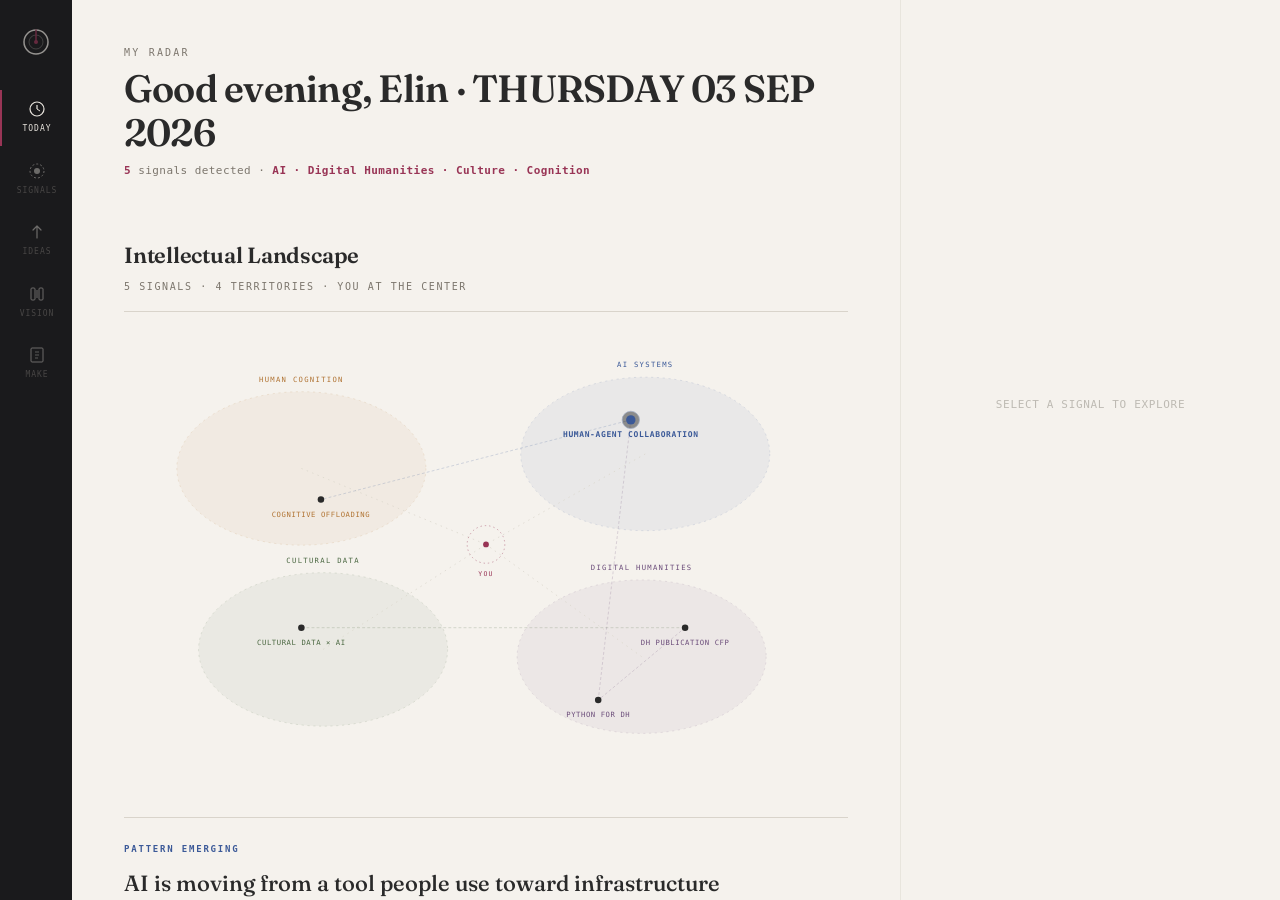
<file: templates/radar-v4.html>
<!DOCTYPE html>
<html lang="en">
<head>
<meta charset="UTF-8">
<meta name="viewport" content="width=device-width, initial-scale=1.0">
<title>My Radar · Personal Intelligence System</title>
<link rel="icon" type="image/svg+xml" href="data:image/svg+xml,%3Csvg xmlns='http://www.w3.org/2000/svg' viewBox='0 0 64 64'%3E%3Ccircle cx='32' cy='32' r='28' fill='none' stroke='%23993556' stroke-width='3'/%3E%3Ccircle cx='32' cy='32' r='18' fill='none' stroke='%23993556' stroke-width='1.5' opacity='.45'/%3E%3Ccircle cx='32' cy='32' r='9' fill='none' stroke='%23993556' stroke-width='1' opacity='.3'/%3E%3Ccircle cx='32' cy='32' r='3' fill='%23993556'/%3E%3Cline x1='32' y1='32' x2='32' y2='6' stroke='%23993556' stroke-width='2.5' stroke-linecap='round'/%3E%3Ccircle cx='24' cy='16' r='2.5' fill='%233B5998'/%3E%3Ccircle cx='42' cy='22' r='2' fill='%23B07333'/%3E%3Ccircle cx='20' cy='40' r='2' fill='%234A6741'/%3E%3Ccircle cx='44' cy='44' r='2' fill='%236B4C7A'/%3E%3C/svg%3E">
<link rel="preconnect" href="https://fonts.googleapis.com">
<link rel="preconnect" href="https://fonts.gstatic.com" crossorigin>
<link href="https://fonts.googleapis.com/css2?family=Fraunces:opsz,wght@9..144,400;9..144,500;9..144,600;9..144,700&family=Inter:wght@300;400;500;600;700&display=swap" rel="stylesheet">
<style>
  :root {
    --bg: #F5F2ED;
    --bg-alt: #EDE9E1;
    --bg-dark: #1A1A1C;
    --text: #2A2A2A;
    --text-muted: #57534D;
    --text-light: #7C766D;
    --text-on-dark: #E8E4DD;
    --text-on-dark-muted: #8A8580;
    --accent: #993556;
    --accent-soft: rgba(153,53,86,0.08);
    --border: #D9D4CB;
    --border-light: #E8E3DA;
    --white: #FFFFFF;
    --serif: 'Fraunces', Georgia, serif;
    --sans: 'Inter', -apple-system, 'SF Pro Text', sans-serif;
    --mono: 'SF Mono', 'JetBrains Mono', monospace;
    --rail-w: 72px;
    --panel-w: 380px;
    /* Six editorial section colors */
    --world: #993556;
    --think: #3B5998;
    --look: #4A6741;
    --discover: #6B4C7A;
    --explore: #B07333;
    --make: #1A1A1C;
  }

  * { margin:0; padding:0; box-sizing:border-box; }
  html { scroll-behavior:smooth; }
  body {
    font-family:var(--sans); background:var(--bg); color:var(--text);
    line-height:1.7; font-size:15px; font-weight:400;
    -webkit-font-smoothing:antialiased; overflow:hidden;
  }

  /* === LEFT RAIL === */
  .rail {
    position:fixed; left:0; top:0; bottom:0; width:var(--rail-w);
    background:var(--bg-dark); display:flex; flex-direction:column;
    align-items:center; padding:28px 0 20px; z-index:50; gap:6px;
  }
  .rail-logo {
    width:28px; height:28px; margin-bottom:28px; opacity:0.6;
  }
  .rail-item {
    display:flex; flex-direction:column; align-items:center; gap:4px;
    cursor:pointer; text-decoration:none; padding:10px 0; width:100%;
    border-left:2px solid transparent; transition:border-color 0.2s, opacity 0.2s;
    opacity:0.4;
  }
  .rail-item.active, .rail-item:hover { opacity:1; border-left-color:var(--accent); }
  .rail-icon {
    width:18px; height:18px; display:block; color:var(--text-on-dark);
  }
  .rail-label {
    font-family:var(--mono); font-size:8px; letter-spacing:0.12em;
    text-transform:uppercase; color:var(--text-on-dark-muted); text-align:center;
  }
  .rail-item.active .rail-label { color:var(--text-on-dark); }

  /* === CENTER AREA === */
  .center {
    position:fixed; left:var(--rail-w); top:0; bottom:0;
    right:var(--panel-w); overflow-y:auto; overflow-x:hidden;
  }
  .center-inner {
    max-width:820px; margin:0 auto; padding:0 48px;
  }

  /* --- greeting --- */
  .greeting {
    padding:44px 0 12px;
  }
  .greeting-kicker {
    font-family:var(--mono); font-size:10px; letter-spacing:0.22em;
    text-transform:uppercase; color:var(--text-light); margin-bottom:6px;
  }
  .greeting-line {
    font-family:var(--serif); font-size:clamp(28px,4.5vw,38px);
    font-weight:600; color:var(--text); letter-spacing:-0.02em; line-height:1.15;
  }
  .greeting-meta {
    font-family:var(--mono); font-size:11px; color:var(--text-light);
    letter-spacing:0.04em; margin-top:8px;
  }
  .greeting-meta span { color:var(--accent); font-weight:600; }

  /* --- landscape header --- */
  .ls-header {
    margin-top:44px; padding-bottom:16px; border-bottom:1px solid var(--border);
  }
  .ls-title {
    font-family:var(--serif); font-size:22px; font-weight:600;
    color:var(--text); letter-spacing:-0.01em;
  }
  .ls-subtitle {
    font-family:var(--mono); font-size:10px; letter-spacing:0.16em;
    text-transform:uppercase; color:var(--text-light); margin-top:4px;
  }

  /* --- landscape SVG --- */
  .ls-scroll { overflow-x:auto; margin-top:8px; }
  .ls-svg { display:block; width:100%; min-width:640px; height:auto; }
  .ls-territory { stroke-dasharray:3 5; }
  .ls-territory-label { font-family:var(--mono); font-size:10px; letter-spacing:0.18em; text-transform:uppercase; text-anchor:middle; }
  .ls-spoke { stroke:var(--border); stroke-dasharray:2 6; }
  .ls-edge { stroke-width:1; opacity:0.28; stroke-dasharray:4 3; }
  .ls-you-ring { fill:none; stroke:var(--accent); stroke-dasharray:2 4; opacity:0.55; }
  .ls-you-dot { fill:var(--accent); }
  .ls-you-label { font-family:var(--mono); font-size:9px; letter-spacing:0.2em; fill:var(--accent); text-anchor:middle; }
  .ls-node { cursor:pointer; outline:none; }
  .ls-dot { }
  .ls-dot-ring { opacity:0.4; }
  .ls-node-label { font-family:var(--mono); font-size:10px; letter-spacing:0.08em; text-transform:uppercase; text-anchor:middle; }
  .ls-node:hover .ls-node-label, .ls-node:focus-visible .ls-node-label { font-weight:600; opacity:0.85; }
  .ls-node:hover .ls-dot, .ls-node:focus-visible .ls-dot { stroke-width:2; }
  .ls-strong .ls-node-label { font-weight:600; font-size:11px; }

  /* --- bottom sections --- */
  .bottom-sections { margin-top:48px; padding-bottom:64px; }
  .kicker-label {
    display:block; font-family:var(--mono); font-size:9px; font-weight:600;
    letter-spacing:0.2em; text-transform:uppercase; margin-bottom:10px;
  }
  .pattern-block { padding-top:24px; border-top:1px solid var(--border); }
  .pattern-statement {
    font-family:var(--serif); font-size:22px; font-weight:500;
    line-height:1.42; color:var(--text); max-width:28em; margin-bottom:16px;
  }
  .pattern-contrib {
    display:flex; align-items:baseline; gap:12px; padding:9px 0;
    border-top:1px dashed var(--border-light);
  }
  .pattern-contrib:first-of-type { border-top:none; }
  .pc-num { font-family:var(--mono); font-size:10px; }
  .pc-head {
    font-family:var(--serif); font-size:15px; font-weight:600;
    color:var(--text); background:none; border:none; padding:0;
    cursor:pointer; text-align:left;
  }
  .pc-head:hover { opacity:0.7; }
  .pc-dom {
    margin-left:auto; font-family:var(--mono); font-size:9px;
    letter-spacing:0.1em; text-transform:uppercase; color:var(--text-light); white-space:nowrap;
  }

  .question-block { margin-top:44px; padding:6px 0 6px 22px; border-left:3px solid #B07333; }
  .question-text {
    font-family:var(--serif); font-style:italic; font-size:21px;
    line-height:1.45; color:var(--text); max-width:26em;
  }

  /* --- timeline --- */
  .timeline-block { margin-top:44px; padding-top:24px; border-top:1px solid var(--border); }
  .timeline-row {
    display:flex; align-items:baseline; gap:12px; padding:8px 0;
    border-bottom:1px solid var(--border-light);
  }
  .tl-date { font-family:var(--mono); font-size:10px; color:var(--text-light); white-space:nowrap; min-width:70px; }
  .tl-dot { width:6px; height:6px; border-radius:50%; flex-shrink:0; margin-top:4px; }
  .tl-headline { font-size:13px; color:var(--text-muted); cursor:pointer; }
  .tl-headline:hover { color:var(--text); }
  .tl-domain { font-family:var(--mono); font-size:9px; letter-spacing:0.08em; text-transform:uppercase; color:var(--text-light); margin-left:auto; white-space:nowrap; }

  /* === RIGHT DETAIL PANEL === */
  .detail-panel {
    position:fixed; right:0; top:0; bottom:0; width:var(--panel-w);
    background:var(--bg); border-left:1px solid var(--border);
    overflow-y:auto; z-index:40; padding:36px 28px 48px;
    transition:opacity 0.2s;
  }
  .detail-panel.empty { opacity:0.45; }
  .dp-empty {
    font-family:var(--mono); font-size:11px; color:var(--text-light);
    letter-spacing:0.06em; text-transform:uppercase;
    text-align:center; margin-top:40vh;
  }
  .dp-kicker {
    font-family:var(--mono); font-size:9px; letter-spacing:0.16em;
    text-transform:uppercase; margin-bottom:10px;
  }
  .dp-headline {
    font-family:var(--serif); font-size:22px; font-weight:600;
    line-height:1.22; color:var(--text); margin-bottom:8px;
  }
  .dp-oneliner {
    font-size:14px; line-height:1.55; color:var(--text-muted); margin-bottom:20px;
  }
  .dp-block {
    padding:12px 0 4px; border-top:1px solid var(--border-light); margin-top:12px;
  }
  .dp-text { font-size:13px; line-height:1.6; color:var(--text-muted); }
  .dp-chain {
    font-family:var(--mono); font-size:10px; letter-spacing:0.06em;
    text-transform:uppercase; color:var(--text); margin-bottom:6px;
  }
  .dp-chain .dp-node { white-space:nowrap; }
  .dp-chain .dp-dash { margin:0 6px; }
  .dp-conn { font-size:12px; line-height:1.55; color:var(--text-muted); padding:6px 0; }
  .dp-conn-to {
    display:block; font-family:var(--mono); font-size:9px;
    letter-spacing:0.08em; text-transform:uppercase; margin-bottom:2px;
  }
  .dp-source { font-size:12px; color:var(--text-light); line-height:1.55; margin-bottom:10px; }
  .dp-link {
    font-family:var(--mono); font-size:10px; letter-spacing:0.12em;
    text-transform:uppercase; text-decoration:none; border-bottom:1px solid; padding-bottom:2px;
  }
  .dp-link:hover { opacity:0.75; }
  .dp-action {
    margin-top:16px; padding:14px 16px; background:var(--bg-alt);
    border-left:2px solid var(--accent); border-radius:0 4px 4px 0;
    font-size:13px; line-height:1.55; color:var(--text-muted);
  }
  .dp-action-label {
    font-family:var(--mono); font-size:9px; font-weight:600;
    letter-spacing:0.1em; text-transform:uppercase; color:var(--accent);
    display:block; margin-bottom:4px;
  }

  /* === RESPONSIVE === */
  @media (max-width:1100px) {
    :root { --panel-w:320px; }
  }
  @media (max-width:860px) {
    :root { --panel-w:0px; }
    .detail-panel { display:none; }
    /* show overlay panel instead */
    .detail-panel.mobile-show {
      display:block; position:fixed; left:0; width:100%; z-index:90;
      background:var(--bg); padding:24px 20px 36px;
    }
  }
  @media (max-width:640px) {
    :root { --rail-w:0px; }
    .rail { display:none; }
    .center-inner { padding:0 20px; }
  }

  /* ============================================================
     SIX EDITORIAL WINDOWS — WORLD/THINK/LOOK/DISCOVER/EXPLORE/MAKE
     ============================================================ */
  .editorial-windows { margin-top:48px; padding-bottom:12px; }
  .ew-section { margin-top:40px; padding-top:24px; border-top:1px solid var(--border-light); }
  .ew-section:first-child { margin-top:0; border-top:none; }
  .ew-label {
    font-family:var(--serif); font-size:15px; font-weight:600; letter-spacing:0.08em;
    text-transform:uppercase; margin-bottom:14px;
  }
  .ew-section--world .ew-label { color:var(--world); border-left:3px solid var(--world); padding-left:10px; }
  .ew-section--think .ew-label { color:var(--think); border-left:3px solid var(--think); padding-left:10px; }
  .ew-section--look .ew-label { color:var(--look); border-left:3px solid var(--look); padding-left:10px; }
  .ew-section--discover .ew-label { color:var(--discover); border-left:3px solid var(--discover); padding-left:10px; }
  .ew-section--explore .ew-label { color:var(--explore); border-left:3px solid var(--explore); padding-left:10px; }
  .ew-section--make .ew-label { color:var(--make); border-left:3px solid var(--make); padding-left:10px; }

  /* WORLD */
  .ew-world-item { margin-bottom:20px; }
  .ew-world-item:last-child { margin-bottom:0; }
  .ew-world-head { font-family:var(--serif); font-size:17px; font-weight:600; line-height:1.3; color:var(--text); cursor:pointer; }
  .ew-world-head:hover { opacity:0.75; }
  .ew-world-sub { font-size:13px; color:var(--text-muted); margin-top:3px; line-height:1.5; }
  .ew-world-why { font-size:11px; color:var(--text-light); margin-top:3px; }
  .ew-world-why::before { content:'Why → '; font-family:var(--mono); font-size:9px; letter-spacing:0.04em; color:var(--world); }
  .ew-world-src { font-family:var(--mono); font-size:9px; letter-spacing:0.02em; margin-top:2px; }
  .ew-world-src a { color:var(--world); }

  /* THINK */
  .ew-think-item { margin-bottom:32px; }
  .ew-think-item:last-child { margin-bottom:0; }
  .ew-think-concept { font-family:var(--mono); font-size:9px; letter-spacing:0.1em; text-transform:uppercase; color:var(--think); margin-bottom:8px; }
  .ew-think-question { font-family:var(--serif); font-size:20px; font-style:italic; font-weight:400; line-height:1.3; color:var(--text); }
  .ew-think-explain { font-size:13px; color:var(--text-muted); margin-top:14px; line-height:1.6; }
  .ew-think-why { font-size:12px; color:var(--text); margin-top:10px; line-height:1.55; }
  .ew-think-why::before { content:'Why this matters — '; font-family:var(--mono); font-size:9px; letter-spacing:0.04em; color:var(--think); }
  .ew-think-conn { font-size:11px; color:var(--text-muted); margin-top:4px; line-height:1.5; }
  .ew-think-conn::before { content:'For you — '; font-family:var(--mono); font-size:9px; letter-spacing:0.04em; color:var(--think); }
  .ew-think-src { font-family:var(--mono); font-size:9px; margin-top:6px; }
  .ew-think-src a { color:var(--think); }

  /* LOOK */
  .ew-look-image { width:100%; height:280px; object-fit:cover; margin-bottom:16px; background:var(--bg-alt); display:flex; align-items:center; justify-content:center; }
  .ew-look-image-placeholder { font-family:var(--mono); font-size:9px; color:var(--text-light); letter-spacing:0.04em; }
  .ew-look-subject { font-family:var(--serif); font-size:19px; font-weight:600; line-height:1.25; color:var(--text); }
  .ew-look-subtitle { font-size:12px; color:var(--text-muted); margin-top:2px; }
  .ew-look-why { font-size:12px; color:var(--text-muted); margin-top:10px; line-height:1.55; }
  .ew-look-why::before { content:'Why today — '; font-family:var(--mono); font-size:9px; letter-spacing:0.04em; color:var(--look); }
  .ew-look-for-label { font-family:var(--mono); font-size:9px; letter-spacing:0.08em; text-transform:uppercase; color:var(--look); margin-top:12px; margin-bottom:6px; }
  .ew-look-for-list li { font-size:12px; color:var(--text); padding-left:16px; position:relative; margin-bottom:4px; line-height:1.5; }
  .ew-look-for-list li::before { content:'→'; position:absolute; left:0; color:var(--look); }
  .ew-look-visit { font-family:var(--mono); font-size:9px; letter-spacing:0.04em; margin-top:10px; }
  .ew-look-visit a { color:var(--look); }

  /* DISCOVER */
  .ew-discover-layout { display:flex; gap:20px; align-items:flex-start; }
  .ew-discover-portrait { flex:0 0 auto; width:120px; height:150px; object-fit:cover; background:var(--bg-alt); display:flex; align-items:center; justify-content:center; }
  .ew-discover-portrait-placeholder { font-family:var(--mono); font-size:8px; color:var(--text-light); }
  .ew-discover-body { flex:1 1 auto; min-width:0; }
  .ew-discover-name { font-family:var(--serif); font-size:18px; font-weight:600; line-height:1.2; color:var(--text); }
  .ew-discover-roles { font-family:var(--mono); font-size:9px; letter-spacing:0.06em; text-transform:uppercase; color:var(--discover); margin-top:5px; }
  .ew-discover-desc { font-size:12px; color:var(--text-muted); margin-top:10px; line-height:1.55; }
  .ew-discover-why { font-size:12px; color:var(--text); margin-top:10px; line-height:1.55; }
  .ew-discover-why::before { content:'Why her — '; font-family:var(--mono); font-size:9px; letter-spacing:0.04em; color:var(--discover); }
  .ew-discover-tags { display:flex; flex-wrap:wrap; gap:6px; margin-top:10px; }
  .ew-discover-tag { font-family:var(--mono); font-size:8px; letter-spacing:0.04em; padding:2px 8px; border:1px solid var(--border-light); color:var(--text-light); border-radius:2px; }
  .ew-discover-link { font-family:var(--mono); font-size:9px; margin-top:10px; }
  .ew-discover-link a { color:var(--discover); }

  /* EXPLORE */
  .ew-explore-question { font-family:var(--serif); font-size:16px; font-weight:500; line-height:1.35; color:var(--text); margin-bottom:8px; }
  .ew-explore-start { font-family:var(--mono); font-size:10px; letter-spacing:0.03em; margin-bottom:16px; }
  .ew-explore-start a { color:var(--explore); }
  .ew-explore-trail { position:relative; padding-left:16px; }
  .ew-explore-trail::before { content:''; position:absolute; left:3px; top:6px; bottom:6px; width:1px; background:var(--border-light); }
  .ew-explore-step { position:relative; margin-bottom:14px; padding-left:12px; }
  .ew-explore-step:last-child { margin-bottom:0; }
  .ew-explore-step::before { content:''; position:absolute; left:-12px; top:5px; width:4px; height:4px; border-radius:50%; background:var(--explore); opacity:0.5; }
  .ew-explore-step-title { font-family:var(--serif); font-size:13px; font-weight:500; line-height:1.35; color:var(--text); }
  .ew-explore-step-hint { font-size:11px; color:var(--text-muted); margin-top:2px; line-height:1.45; }
  .ew-explore-why { font-size:11px; color:var(--text-muted); margin-top:14px; line-height:1.55; }
  .ew-explore-why::before { content:'Why this rabbit hole — '; font-family:var(--mono); font-size:9px; letter-spacing:0.04em; color:var(--explore); }

  /* MAKE */
  .ew-make-tool { font-family:var(--mono); font-size:11px; font-weight:700; letter-spacing:0.02em; color:var(--make); }
  .ew-make-does { font-size:13px; color:var(--text); margin-top:5px; line-height:1.5; }
  .ew-make-why { font-size:11px; color:var(--text-muted); margin-top:5px; }
  .ew-make-why::before { content:'Why now — '; font-family:var(--mono); font-size:9px; letter-spacing:0.03em; color:var(--make); }
  .ew-make-try { font-size:11px; color:var(--text-muted); margin-top:6px; line-height:1.5; }
  .ew-make-try::before { content:'Try → '; font-family:var(--mono); font-size:9px; letter-spacing:0.03em; color:var(--make); }
  .ew-make-link { font-family:var(--mono); font-size:9px; margin-top:6px; }
  .ew-make-link a { color:var(--make); }
</style>
</head>
<body>

<!-- LEFT RAIL -->
<nav class="rail" aria-label="Navigation">
  <svg class="rail-logo" viewBox="0 0 28 28" fill="none">
    <circle cx="14" cy="14" r="12" stroke="#E8E4DD" stroke-width="1.5"/>
    <circle cx="14" cy="14" r="7" stroke="#E8E4DD" stroke-width="0.8" opacity="0.4"/>
    <circle cx="14" cy="14" r="2" fill="#993556"/>
    <line x1="14" y1="14" x2="14" y2="2" stroke="#993556" stroke-width="1.5" stroke-linecap="round"/>
  </svg>
  <a class="rail-item active" data-view="today" href="javascript:void(0)" aria-label="Today">
    <svg class="rail-icon" viewBox="0 0 18 18" fill="none"><circle cx="9" cy="9" r="7" stroke="currentColor" stroke-width="1.2"/><line x1="9" y1="5" x2="9" y2="9" stroke="currentColor" stroke-width="1.2"/><line x1="9" y1="9" x2="12" y2="11" stroke="currentColor" stroke-width="1"/></svg>
    <span class="rail-label">Today</span>
  </a>
  <a class="rail-item" data-view="world" href="javascript:void(0)" aria-label="World">
    <svg class="rail-icon" viewBox="0 0 18 18" fill="none"><circle cx="9" cy="9" r="3" fill="currentColor"/><circle cx="9" cy="9" r="7" stroke="currentColor" stroke-width="1" stroke-dasharray="2 2"/></svg>
    <span class="rail-label">Signals</span>
  </a>
  <a class="rail-item" data-view="think" href="javascript:void(0)" aria-label="Think">
    <svg class="rail-icon" viewBox="0 0 18 18" fill="none"><path d="M9 15 L9 3 M5 7 L9 3 L13 7" stroke="currentColor" stroke-width="1.2" fill="none" stroke-linecap="round" stroke-linejoin="round"/></svg>
    <span class="rail-label">Ideas</span>
  </a>
  <a class="rail-item" data-view="look" href="javascript:void(0)" aria-label="Look">
    <svg class="rail-icon" viewBox="0 0 18 18" fill="none"><rect x="3" y="3" width="4" height="12" rx="1" stroke="currentColor" stroke-width="1"/><rect x="11" y="3" width="4" height="12" rx="1" stroke="currentColor" stroke-width="1"/><line x1="9" y1="5" x2="9" y2="13" stroke="currentColor" stroke-width="1"/></svg>
    <span class="rail-label">Vision</span>
  </a>
  <a class="rail-item" data-view="make" href="javascript:void(0)" aria-label="Make">
    <svg class="rail-icon" viewBox="0 0 18 18" fill="none"><rect x="3" y="2" width="12" height="14" rx="1" stroke="currentColor" stroke-width="1"/><line x1="7" y1="6" x2="11" y2="6" stroke="currentColor" stroke-width="0.8"/><line x1="7" y1="9" x2="11" y2="9" stroke="currentColor" stroke-width="0.8"/><line x1="7" y1="12" x2="10" y2="12" stroke="currentColor" stroke-width="0.8"/></svg>
    <span class="rail-label">Make</span>
  </a>
</nav>

<!-- CENTER -->
<main class="center" id="center">
<div class="center-inner">

  <!-- greeting -->
  <div class="greeting" id="anchor-today">
    <p class="greeting-kicker">My Radar</p>
    <h1 class="greeting-line" id="greetingLine">Good morning, Elin</h1>
    <p class="greeting-meta"><span id="signalCount">5</span> signals detected · <span id="domainList">AI · Digital Humanities · Culture · Cognition</span></p>
  </div>

  <!-- landscape -->
  <div class="ls-header" id="anchor-intel">
    <h2 class="ls-title">Intellectual Landscape</h2>
    <p class="ls-subtitle" id="lsSubtitle">5 signals · 4 territories · you at the center</p>
  </div>
  <div class="ls-scroll">
    <div id="landscapeMount"></div>
  </div>

  <!-- six editorial windows -->
  <div class="editorial-windows" id="anchor-mag">

    <div id="editorialMount"></div>

  <!-- bottom -->
  <div class="bottom-sections" id="anchor-grow">
    <div id="patternMount"></div>
    <div id="questionMount"></div>
    <div id="timelineMount"></div>
  </div>

</div>
</main>

<!-- RIGHT DETAIL PANEL -->
<aside class="detail-panel empty" id="detailPanel" role="complementary" aria-label="Signal detail">
  <p class="dp-empty">Select a signal to explore</p>
</aside>

<script>
(function(){
  "use strict";
  var SVG_NS = 'http://www.w3.org/2000/svg';
  var YOU = {x:500, y:310};
  var DOMAIN_COLORS = {
    'AI SYSTEMS':         {fill:'rgba(59,89,152,0.06)', stroke:'rgba(59,89,152,0.18)', label:'#3B5998', dot:'#3B5998'},
    'HUMAN COGNITION':    {fill:'rgba(176,115,51,0.06)', stroke:'rgba(176,115,51,0.18)', label:'#B07333', dot:'#B07333'},
    'CULTURAL DATA':      {fill:'rgba(74,103,65,0.06)', stroke:'rgba(74,103,65,0.18)', label:'#4A6741', dot:'#4A6741'},
    'DIGITAL HUMANITIES':{fill:'rgba(107,76,122,0.06)',stroke:'rgba(107,76,122,0.18)',label:'#6B4C7A', dot:'#6B4C7A'}
  };
  var PATTERN_COLOR = '#3B5998';
  var QUESTION_COLOR = '#B07333';
  function dc(d){ return DOMAIN_COLORS[d] || DOMAIN_COLORS['AI SYSTEMS']; }

  function $(id){ return document.getElementById(id); }
  function esc(v){ var d=document.createElement('div'); d.textContent=(v==null?'':String(v)); return d.innerHTML; }
  function el(tag,cls,html){ var e=document.createElement(tag); if(cls)e.className=cls; if(html!=null)e.innerHTML=html; return e; }
  function svgE(tag,attrs,parent){
    var e=document.createElementNS(SVG_NS,tag);
    for(var k in attrs) e.setAttribute(k,attrs[k]);
    if(parent) parent.appendChild(e);
    return e;
  }
  function pad(n){ return (n<10?'0':'')+n; }
  function safeUrl(s){ var u=s.url||(s.source&&s.source.url)||''; return /^https?:/i.test(u)?u:'#'; }
  function headlineOf(s){ return s.headline||'(untitled)'; }
  function indexById(arr){ var m={}; arr.forEach(function(s){ m[s.id]=s; }); return m; }

  function heroDate(iso){
    var MONTHS=['JAN','FEB','MAR','APR','MAY','JUN','JUL','AUG','SEP','OCT','NOV','DEC'];
    var DAYS=['SUNDAY','MONDAY','TUESDAY','WEDNESDAY','THURSDAY','FRIDAY','SATURDAY'];
    var p=String(iso||'').split('-');
    var d=(p.length===3)?new Date(+p[0],+p[1]-1,+p[2]):new Date();
    var h=new Date().getHours();
    var g=(h<12)?'Good morning':(h<18?'Good afternoon':'Good evening');
    return g+', Elin · '+DAYS[d.getDay()]+' '+pad(d.getDate())+' '+MONTHS[d.getMonth()]+' '+d.getFullYear();
  }

  /* --- landscape --- */

  /* --- editorial sections from feed data --- */
  function renderEditorial(feed, mount){
    var ed = feed.editorial || {};
    var html = '';

    // 01 / WORLD
    if(ed.world && ed.world.length){
      html += '<div class="ew-section ew-section--world" id="ew-world">';
      html += '<div class="ew-label">01 / World — What happened?</div>';
      ed.world.forEach(function(w){
        html += '<article class="ew-world-item">';
        html += '<h3 class="ew-world-head">' + esc(w.headline) + '</h3>';
        html += '<p class="ew-world-sub">' + esc(w.sub) + '</p>';
        html += '<p class="ew-world-why">' + esc(w.why) + '</p>';
        if(w.source_url) html += '<div class="ew-world-src"><a href="' + esc(w.source_url) + '">' + esc(w.source_name || 'Source') + ' →</a></div>';
        html += '</article>';
      });
      html += '</div>';
    }

    // 02 / THINK
    if(ed.think && ed.think.length){
      html += '<div class="ew-section ew-section--think" id="ew-think">';
      html += '<div class="ew-label">02 / Think — What idea is worth carrying?</div>';
      ed.think.forEach(function(t){
        html += '<article class="ew-think-item">';
        html += '<div class="ew-think-concept">' + esc(t.concept) + '</div>';
        html += '<h3 class="ew-think-question">' + esc(t.question) + '</h3>';
        if(t.explain) html += '<p class="ew-think-explain">' + esc(t.explain) + '</p>';
        if(t.why) html += '<p class="ew-think-why">' + esc(t.why) + '</p>';
        if(t.source_url) html += '<div class="ew-think-src"><a href="' + esc(t.source_url) + '">Explore →</a></div>';
        html += '</article>';
      });
      html += '</div>';
    }

    // 03 / LOOK
    if(ed.look){
      var lk = ed.look;
      html += '<div class="ew-section ew-section--look" id="ew-look">';
      html += '<div class="ew-label">03 / Look — What should train your eye?</div>';
      html += '<article>';
      if(lk.image_url){
        html += '<img class="ew-look-image" src="' + esc(lk.image_url) + '" alt="' + esc(lk.subject || '') + '" style="width:100%;height:280px;object-fit:cover;" onerror="this.remove()"/>';
      }
      html += '<h3 class="ew-look-subject">' + esc(lk.subject || '') + '</h3>';
      if(lk.look_for && lk.look_for.length){
        html += '<div class="ew-look-for-label">Look for</div>';
        html += '<ul class="ew-look-for-list">';
        lk.look_for.forEach(function(lf){ html += '<li>' + esc(lf) + '</li>'; });
        html += '</ul>';
      }
      if(lk.visit_url) html += '<div class="ew-look-visit"><a href="' + esc(lk.visit_url) + '">Visit →</a></div>';
      html += '</article></div>';
    }

    // 04 / DISCOVER
    if(ed.discover){
      var ds = ed.discover;
      html += '<div class="ew-section ew-section--discover" id="ew-discover">';
      html += '<div class="ew-label">04 / Discover — Who should enter your world?</div>';
      html += '<article><div class="ew-discover-layout">';
      if(ds.portrait_url){
        html += '<img class="ew-discover-portrait" src="' + esc(ds.portrait_url) + '" alt="' + esc(ds.name || '') + '" style="width:120px;height:150px;object-fit:cover;" onerror="this.remove()"/>';
      } else {
        html += '<div class="ew-discover-portrait"><span class="ew-discover-portrait-placeholder">portrait</span></div>';
      }
      html += '<div class="ew-discover-body">';
      html += '<h3 class="ew-discover-name">' + esc(ds.name || '') + '</h3>';
      if(ds.roles) html += '<div class="ew-discover-roles">' + esc(ds.roles.join(' · ')) + '</div>';
      if(ds.desc) html += '<p class="ew-discover-desc">' + esc(ds.desc) + '</p>';
      if(ds.why) html += '<p class="ew-discover-why">' + esc(ds.why) + '</p>';
      if(ds.tags && ds.tags.length){
        html += '<div class="ew-discover-tags">';
        ds.tags.forEach(function(tg){ html += '<span class="ew-discover-tag">' + esc(tg) + '</span>'; });
        html += '</div>';
      }
      if(ds.link_url) html += '<div class="ew-discover-link"><a href="' + esc(ds.link_url) + '">Explore their work →</a></div>';
      html += '</div></div></article></div>';
    }

    // 05 / EXPLORE
    if(ed.explore){
      var ex = ed.explore;
      html += '<div class="ew-section ew-section--explore" id="ew-explore">';
      html += '<div class="ew-label">05 / Explore — Where could curiosity take you?</div>';
      html += '<article>';
      html += '<h3 class="ew-explore-question">' + esc(ex.question || '') + '</h3>';
      if(ex.start_url) html += '<div class="ew-explore-start">Start here — <a href="' + esc(ex.start_url) + '">' + esc(ex.start_name || 'Start') + '</a></div>';
      if(ex.trail && ex.trail.length){
        html += '<div class="ew-explore-trail">';
        ex.trail.forEach(function(st){
          html += '<div class="ew-explore-step">';
          html += '<div class="ew-explore-step-title">' + esc(st.title || '') + '</div>';
          if(st.hint) html += '<div class="ew-explore-step-hint">' + esc(st.hint) + '</div>';
          html += '</div>';
        });
        html += '</div>';
      }
      if(ex.why) html += '<p class="ew-explore-why">' + esc(ex.why) + '</p>';
      html += '</article></div>';
    }

    // 06 / MAKE
    if(ed.make){
      var mk = ed.make;
      html += '<div class="ew-section ew-section--make" id="ew-make">';
      html += '<div class="ew-label">06 / Make — What could help you create?</div>';
      html += '<article>';
      html += '<div class="ew-make-tool">' + esc(mk.tool || '') + '</div>';
      if(mk.does) html += '<p class="ew-make-does">' + esc(mk.does) + '</p>';
      if(mk.why) html += '<p class="ew-make-why">' + esc(mk.why) + '</p>';
      if(mk.try) html += '<p class="ew-make-try">' + esc(mk.try) + '</p>';
      if(mk.link_url) html += '<div class="ew-make-link"><a href="' + esc(mk.link_url) + '">Explore →</a></div>';
      html += '</article></div>';
    }

    mount.innerHTML = html;
  }

  function renderLandscape(feed,mount){
    var root=svgE('svg',{'class':'ls-svg',viewBox:'0 0 1000 620',role:'img','aria-label':'Intellectual landscape'},mount);
    (feed.territories||[]).forEach(function(t){
      var c=dc(t.name);
      svgE('ellipse',{'class':'ls-territory',cx:t.x,cy:t.y,rx:172,ry:106,fill:c.fill,stroke:c.stroke},root);
      var lbl=svgE('text',{'class':'ls-territory-label',x:t.x,y:t.y-120,fill:c.label},root);
      lbl.textContent=t.name;
    });
    (feed.territories||[]).forEach(function(t){
      svgE('line',{'class':'ls-spoke',x1:t.x,y1:t.y,x2:YOU.x,y2:YOU.y},root);
    });
    svgE('circle',{'class':'ls-you-ring',cx:YOU.x,cy:YOU.y,r:26},root);
    svgE('circle',{'class':'ls-you-dot',cx:YOU.x,cy:YOU.y,r:4},root);
    var youLbl=svgE('text',{'class':'ls-you-label',x:YOU.x,y:YOU.y+44},root);
    youLbl.textContent='YOU';
    var byId=indexById(feed.signals);
    var seen={};
    feed.signals.forEach(function(s){
      (s.connections||[]).forEach(function(c){
        var a=s.landscape,b=byId[c.to_signal]&&byId[c.to_signal].landscape;
        if(!a||!b)return;
        var key=[s.id,c.to_signal].sort().join('|');
        if(seen[key])return; seen[key]=1;
        svgE('line',{'class':'ls-edge',x1:a.x,y1:a.y,x2:b.x,y2:b.y,stroke:dc(s.landscape.domain).dot},root);
      });
    });
    feed.signals.forEach(function(s){
      var L=s.landscape||{};
      var strong=(L.strength==='strong');
      var nc=dc(L.domain);
      var g=svgE('g',{'class':'ls-node'+(strong?' ls-strong':''),transform:'translate('+L.x+','+L.y+')',tabindex:'0',role:'button','aria-label':headlineOf(s),'data-sid':s.id},root);
      if(strong) svgE('circle',{'class':'ls-dot-ring',r:12,stroke:nc.dot},g);
      svgE('circle',{'class':'ls-dot',r:strong?6.5:4.5,fill:strong?nc.dot:'var(--text)'},g);
      var lbl=svgE('text',{'class':'ls-node-label',y:24,fill:nc.label},g);
      lbl.textContent=L.short||headlineOf(s);
      svgE('title',{},g).textContent=headlineOf(s);
      g.addEventListener('click',function(){ showDetail(s); });
      g.addEventListener('keydown',function(ev){ if(ev.key==='Enter'||ev.key===' '){ev.preventDefault();showDetail(s);} });
    });
  }

  /* --- pattern --- */
  function renderPattern(feed,mount){
    var p=feed.pattern||{};
    var block=el('div','pattern-block');
    var kl=el('span','kicker-label',esc(p.label||'Pattern emerging'));
    kl.style.color=PATTERN_COLOR; block.appendChild(kl);
    block.appendChild(el('p','pattern-statement',esc(p.statement||'')));
    var byId=indexById(feed.signals);
    (p.contributing||[]).forEach(function(id,i){
      var s=byId[id]; if(!s)return;
      var row=el('div','pattern-contrib');
      var pn=el('span','pc-num',pad(i+1));
      pn.style.color=dc((s.landscape||{}).domain).dot; row.appendChild(pn);
      var btn=el('button','pc-head'); btn.type='button'; btn.textContent=headlineOf(s);
      btn.addEventListener('click',function(){ showDetail(s); }); row.appendChild(btn);
      row.appendChild(el('span','pc-dom',esc((s.landscape&&s.landscape.domain)||'')));
      block.appendChild(row);
    });
    mount.appendChild(block);
  }

  /* --- question --- */
  function renderQuestion(feed,mount){
    var q=feed.open_question||{};
    var block=el('div','question-block');
    var kl=el('span','kicker-label',esc(q.label||'A question worth carrying'));
    kl.style.color=QUESTION_COLOR; block.appendChild(kl);
    block.appendChild(el('p','question-text',esc(q.text||'')));
    mount.appendChild(block);
  }

  /* --- timeline --- */
  function renderTimeline(feed,mount){
    var block=el('div','timeline-block');
    var kl=el('span','kicker-label','Recent Signals'); kl.style.color='#4A6741'; block.appendChild(kl);
    feed.signals.forEach(function(s){
      var L=s.landscape||{};
      var c=dc(L.domain);
      var row=el('div','timeline-row');
      row.appendChild(el('span','tl-date',esc(s.date||'')));
      var dot=el('span','tl-dot'); dot.style.background=c.dot; row.appendChild(dot);
      var hl=el('span','tl-headline',esc(headlineOf(s)));
      hl.addEventListener('click',function(){ showDetail(s); }); row.appendChild(hl);
      row.appendChild(el('span','tl-domain',esc(L.domain||'')));
      block.appendChild(row);
    });
    mount.appendChild(block);
  }

  /* --- right detail panel --- */
  function showDetail(s){
    var panel=$('detailPanel');
    panel.classList.remove('empty');
    panel.innerHTML='';
    var L=s.landscape||{};
    var c=dc(L.domain);
    panel.appendChild(el('span','dp-kicker','SIGNAL '+pad(feedCache.signals.indexOf(s)+1)+' · '+esc(s.signal_type||'')+' · '+esc(L.domain||'')));
    var kicker=panel.querySelector('.dp-kicker'); if(kicker) kicker.style.color=c.dot;
    panel.appendChild(el('h3','dp-headline',esc(headlineOf(s))));
    panel.appendChild(el('p','dp-oneliner',esc(s.one_liner||'')));

    // why radar
    var b1=el('div','dp-block');
    var kl1=el('span','kicker-label','Why it entered your radar'); kl1.style.color=c.dot; b1.appendChild(kl1);
    b1.appendChild(el('p','dp-text',esc(s.why_you||'')));
    panel.appendChild(b1);

    // personal relevance
    var b2=el('div','dp-block');
    var kl2=el('span','kicker-label','Personal relevance'); kl2.style.color=c.dot; b2.appendChild(kl2);
    b2.appendChild(el('p','dp-text',esc(s.why_you_should_care||'')));
    panel.appendChild(b2);

    // connections
    var b3=el('div','dp-block');
    var kl3=el('span','kicker-label','Connections in your world'); kl3.style.color=c.dot; b3.appendChild(kl3);
    if(s.chain&&s.chain.length){
      var chainEl=el('p','dp-chain');
      chainEl.innerHTML=s.chain.map(function(p){return'<span class="dp-node">'+esc(p)+'</span>';}).join('<span class="dp-dash"> — </span>');
      chainEl.querySelectorAll('.dp-dash').forEach(function(d){d.style.color=c.dot;});
      b3.appendChild(chainEl);
    }
    var byId=indexById(feedCache.signals);
    (s.connections||[]).forEach(function(cn){
      var t=byId[cn.to_signal];
      var row=el('p','dp-conn');
      var to=el('span','dp-conn-to','→ '+(t?'SIGNAL '+pad(feedCache.signals.indexOf(t)+1)+' · '+headlineOf(t):esc(cn.type||'')));
      to.style.color=c.dot; row.appendChild(to);
      row.appendChild(document.createTextNode(cn.description||''));
      b3.appendChild(row);
    });
    panel.appendChild(b3);

    // source
    var b4=el('div','dp-block');
    var kl4=el('span','kicker-label','Original source'); kl4.style.color=c.dot; b4.appendChild(kl4);
    b4.appendChild(el('p','dp-source',esc(s.title||'')+' · '+esc(s.source&&s.source.name?s.source.name:'')+' · '+esc(s.date||'')));
    var link=el('a','dp-link','Read original →');
    link.href=safeUrl(s); link.target='_blank'; link.rel='noopener';
    link.style.color=c.dot; link.style.borderColor=c.dot;
    b4.appendChild(link);
    panel.appendChild(b4);

    // suggested action
    if(s.suggested_action){
      var act=el('div','dp-action');
      act.appendChild(el('span','dp-action-label','Suggested action'));
      act.appendChild(el('span','',esc(s.suggested_action)));
      panel.appendChild(act);
    }
  }

  /* === INLINE DATA === */
  var feedCache = null;
var feed = {"$schema": "radar-daily-feed-v1", "version": "1.0", "date": "2026-09-03", "generated_at": "2026-09-03T09:20:00+08:00", "profile_version": "1.0", "location": "Venice, Italy", "domain_summary": ["AI", "Digital Humanities", "Culture", "Cognition"], "signal_count": 5, "signals": [{"id": "2026-09-03-001", "headline": "AI Agents Are Becoming Collaborators, Not Tools", "one_liner": "A new HCI framework argues that AI agents should be studied as remote collaborators rather than software features.", "signal_type": "STRONG SIGNAL", "signal_label": "STRONG SIGNAL", "domain_tag": "AI × HCI", "chain": ["AI Agents", "HCI", "Collaboration Design"], "why_you": "You are already moving from using AI tools to building systems around them — OpenClaw, WorkBuddy, the AJOS coach. This gives that transition a name and a research framework, so you can analyze why some agent interactions feel productive and others don't.", "title": "From Human-Human Collaboration to Human-Agent Collaboration: A Vision, Design Philosophy, and an Empirical Framework for Studying LLM Agents as Remote Collaborators", "category": "NOW", "source": {"name": "ACM CHI 2026", "url": "https://dl.acm.org/doi/10.1145/3772363.3778744", "type": "conference"}, "url": "https://dl.acm.org/doi/10.1145/3772363.3778744", "date": "2026-04-13", "summary": "Proposes treating LLM agents not as tools but as remote collaborators, drawing on decades of CSCW and distributed teamwork research. Introduces an empirical framework for studying human-agent collaboration through the lens of remote work.", "why_it_matters": "You interact with AI agents daily (OpenClaw, WorkBuddy). This paper reconceptualizes that interaction using established HCI theory rather than the ad-hoc 'chatbot' paradigm. It's the difference between using agents and understanding how agent interaction should be designed.", "why_you_should_care": "Directly supports growth edge ge-02 (AI Tool User → AI Systems Understander). The 'remote collaborator' framing gives you a vocabulary for analyzing your own daily agent interactions — why some feel productive and others don't. Also relevant to ge-03 (Visual Designer → Interaction Designer): this is interaction design for a new kind of 'user'.", "radar_score": 0.87, "domains": ["AI", "HCI", "Interaction Design"], "connections": [{"to_signal": "2026-09-03-004", "type": "design_implication", "description": "If agents are remote collaborators, then cognitive offloading TO agents has different design implications than offloading to static tools"}], "suggested_action": "Read the abstract and introduction (10 min). Note which aspects of your daily OpenClaw/WorkBuddy usage match or contradict their framework. This is not a deep-dive day — just plant the mental model.", "landscape": {"domain": "AI SYSTEMS", "short": "Human-Agent Collaboration", "x": 700, "y": 138, "strength": "strong"}}, {"id": "2026-09-03-002", "headline": "Python for Digital Humanities", "one_liner": "A peer-reviewed, hands-on guide to building a real Python GUI — learning Python inside a domain you actually care about.", "signal_type": "LEARN", "signal_label": "HIGH RELEVANCE", "domain_tag": "Python × DH", "chain": ["Python", "GUI", "Digital Heritage"], "why_you": "Your highest-priority growth edge is going from DS beginner to computational thinker. This tutorial's example is merging archival PDFs — practice with a tangible output instead of another calculator exercise.", "title": "Creating GUIs in Python for Digital Humanities Projects", "category": "LEARN", "source": {"name": "Programming Historian", "url": "https://programminghistorian.org/en/lessons/creating-guis-in-python-for-digital-humanities-projects", "type": "tutorial"}, "url": "https://programminghistorian.org/en/lessons/creating-guis-in-python-for-digital-humanities-projects", "date": "2023", "summary": "Peer-reviewed tutorial teaching how to build a Python GUI application (using Qt Designer) for a real DH task: merging PDF files. Covers the full workflow from UI design to implementation.", "why_it_matters": "You need Python practice (growth edge ge-01, highest priority). Most Python tutorials use generic examples (calculator, todo list). This one uses a DH workflow — merging archival PDFs — so you're building DS/CS foundation in a domain you actually care about.", "why_you_should_care": "Kills two birds with one stone: Python practice + DH method exposure. The output is a tangible tool you could actually use. Qt Designer is also a gateway into understanding GUI frameworks, which connects to your interaction design interest.", "radar_score": 0.86, "domains": ["Data Science", "Digital Humanities", "Cultural Heritage"], "connections": [{"to_signal": "2026-09-03-001", "type": "skill_bridge", "description": "Building this GUI teaches the kind of system thinking that the CHI remote-collaborator paper analyzes at a theoretical level"}], "suggested_action": "Bookmark for this weekend. Set aside 60-90 min to follow the tutorial end-to-end. Don't just read it — build it. This is your first concrete step on growth edge ge-01.", "landscape": {"domain": "DIGITAL HUMANITIES", "short": "Python for DH", "x": 655, "y": 525, "strength": "normal"}}, {"id": "2026-09-03-003", "headline": "Who Owns Cultural Data in the Age of AI?", "one_liner": "Europeana and Open Future ask how heritage institutions should publish their collections as AI systems begin consuming archives at scale.", "signal_type": "SIGNAL", "signal_label": "HIGH RELEVANCE", "domain_tag": "Culture × AI", "chain": ["Cultural Heritage", "AI", "Data Governance"], "why_you": "This is the current European policy thinking on exactly the data layer your EUTOPIA project sits on. If the October interview happens, referencing this framework moves your positioning from 'student with an idea' to 'student who understands the ecosystem'.", "title": "Publishing Cultural Heritage Data in the Age of AI (Europeana Impulse Paper)", "category": "NOW", "source": {"name": "Europeana Foundation / Open Future Foundation", "url": "https://pro.europeana.eu/post/discover-our-new-impulse-paper-publishing-cultural-heritage-data-in-the-age-of-ai", "type": "institution"}, "url": "https://pro.europeana.eu/post/discover-our-new-impulse-paper-publishing-cultural-heritage-data-in-the-age-of-ai", "date": "2026-08", "summary": "Joint impulse paper by Europeana and Open Future Foundation exploring how cultural heritage institutions should decide whether and how to publish their collections in the age of AI. Develops a framework for data access decisions balancing openness, AI training use, and institutional control.", "why_it_matters": "You just submitted an EUTOPIA Cultural Heritage proposal. The European Commission is developing an AI strategy for cultural/creative sectors with a deadline Sept 11. This paper is the current European policy thinking on exactly the data layer your EUTOPIA project would sit on.", "why_you_should_care": "If you get the EUTOPIA interview in October, being able to reference this framework shows you understand the infrastructure layer beneath 'AI for Cultural Heritage'. It moves your positioning from 'student with an idea' to 'student who understands the ecosystem'.", "radar_score": 0.85, "domains": ["Cultural Heritage", "AI", "Digital Humanities", "Knowledge Systems"], "connections": [{"to_signal": "2026-09-03-005", "type": "ecosystem", "description": "The data publishing framework here defines the infrastructure that undergraduate DH research (Signal 5) operates within"}], "suggested_action": "Skim the impulse paper (10 min). Focus on the decision framework, not the policy details. Note 2-3 key principles that could strengthen your EUTOPIA interview talking points.", "landscape": {"domain": "CULTURAL DATA", "short": "Cultural Data × AI", "x": 245, "y": 425, "strength": "normal"}}, {"id": "2026-09-03-004", "headline": "What Happens to Memory When Tools Remember for You", "one_liner": "A Nature review finds that offloading choices follow metacognitive beliefs, not actual performance needs — with systematic errors as the cost.", "signal_type": "IDEA", "signal_label": "WORTH YOUR ATTENTION", "domain_tag": "Cognition × Knowledge", "chain": ["Memory", "Tools", "Learning"], "why_you": "Your Anki bridge and the AJOS coach are both offloading tools. This is the evidence base for when offloading helps and when it hollows out learning — a design spec for when your coach should intervene and when it should step back.", "title": "Meta-cognitive Insights into Cognitive Offloading: Mechanisms, Interventions, and Educational Implications", "category": "LEARN", "source": {"name": "Nature Humanities and Social Sciences Communications", "url": "https://www.nature.com/articles/s41599-026-06621-5", "type": "journal"}, "url": "https://www.nature.com/articles/s41599-026-06621-5", "date": "2026", "summary": "Comprehensive review of cognitive offloading — the practice of shifting cognitive tasks to external aids. Examines meta-cognitive mechanisms (when and why people choose to offload), interventions to improve offloading decisions, and educational implications. Finds that offloading choices are driven by metacognitive beliefs rather than actual performance needs, leading to systematic errors.", "why_it_matters": "Your Academic Journey OS has an AI coach feature. Your Anki system is a cognitive offloading tool. Your daily use of OpenClaw is cognitive offloading. This paper explains WHEN offloading helps learning and WHEN IT HURTS — a distinction that should inform how you design the AJOS coach and how you personally manage your learning tools.", "why_you_should_care": "Not just a psychology paper. It's a design spec for when AI learning tools should intervene and when they should step back. If AJOS coach always gives answers, it may be enabling harmful offloading. This paper gives you the evidence base to design the coach's behavior.", "radar_score": 0.83, "domains": ["Psychology", "Cognitive Science", "HCI", "Knowledge Systems"], "connections": [{"to_signal": "2026-09-03-001", "type": "design_implication", "description": "If agents are 'remote collaborators', then offloading cognitive work TO them has different failure modes than offloading to static tools like Anki"}], "suggested_action": "Read the abstract and the 'educational implications' section (10 min). Ask yourself: does the AJOS coach design encourage productive or harmful offloading? No action needed yet — just hold the question.", "landscape": {"domain": "HUMAN COGNITION", "short": "Cognitive Offloading", "x": 272, "y": 248, "strength": "normal"}}, {"id": "2026-09-03-005", "headline": "Your First DH Publication Has a Deadline: October 1", "one_liner": "An undergraduate journal of digital humanities is open for Fall 2026 submissions — four weeks away, and you already have adaptable material.", "signal_type": "OPPORTUNITY", "signal_label": "WORTH YOUR ATTENTION", "domain_tag": "Research Opportunity", "chain": ["Digital Humanities", "Publication"], "why_you": "Your EUTOPIA narrative, your Anki methodology, or a small Python tool from Signal 02 could become a 3,000–5,000 word paper. Even submitting is a real step from knowledge consumer to knowledge builder.", "title": "Undergraduate Journal of Digital Humanities — Fall 2026 Submissions Due October 1", "category": "BUILD", "source": {"name": "Digital Humanities Now", "url": "https://digitalhumanitiesnow.org/2026/08/submissions/", "type": "publication"}, "url": "https://digitalhumanitiesnow.org/2026/08/submissions/", "date": "2026-08", "summary": "Call for submissions for the Fall 2026 issue of the Undergraduate Journal of Digital Humanities (UJDH). Open to any undergraduate student globally. Deadline: October 1, 2026, 11:59 PM ET.", "why_it_matters": "You're a Y1 undergraduate with a Cultural Heritage × DH trajectory (EUTOPIA submission, Venice context, Anki bilingual knowledge system). A DH journal publication as an undergraduate would be exceptional for your research profile (growth edge ge-04: Knowledge Consumer → Knowledge Builder).", "why_you_should_care": "This is not a distant opportunity. You already have content that could be adapted: your EUTOPIA proposal narrative, your Anki system methodology, or even a critical analysis of a DH tool. The deadline is 4 weeks away — tight but feasible. Even submitting (regardless of acceptance) is a meaningful step on growth edge ge-05 (Interdisciplinary Interest → Researchable Direction).", "radar_score": 0.76, "domains": ["Digital Humanities", "Cultural Heritage", "Knowledge Systems"], "connections": [{"to_signal": "2026-09-03-002", "type": "skill_requirement", "description": "Following the Programming Historian Python tutorial could produce a small DH project suitable for UJDH submission"}], "suggested_action": "Open the CFP page. Read submission requirements. Brainstorm for 5 minutes: which of your existing projects (EUTOPIA, Anki, or a new small analysis) could become a 3000-5000 word DH paper? If something clicks, mark October 1 in your calendar. If not, let it go — no pressure.", "landscape": {"domain": "DIGITAL HUMANITIES", "short": "DH Publication CFP", "x": 775, "y": 425, "strength": "normal"}}], "territories": [{"name": "AI SYSTEMS", "x": 720, "y": 185}, {"name": "HUMAN COGNITION", "x": 245, "y": 205}, {"name": "CULTURAL DATA", "x": 275, "y": 455}, {"name": "DIGITAL HUMANITIES", "x": 715, "y": 465}], "pattern": {"label": "PATTERN EMERGING", "statement": "AI is moving from a tool people use toward infrastructure people think and work with.", "contributing": ["2026-09-03-001", "2026-09-03-003", "2026-09-03-004"]}, "open_question": {"label": "A QUESTION WORTH CARRYING", "text": "When does AI extend human cognition — and when does it quietly replace it?"}};
  // bootstrap
  feedCache = feed;
  var signals = feed.signals || [];
  $('greetingLine').textContent = heroDate(feed.date);
  $('signalCount').textContent = signals.length;
  $('domainList').textContent = (feed.domain_summary||[]).join(' · ');
  $('lsSubtitle').textContent = signals.length+' signals · '+(feed.territories||[]).length+' territories · you at the center';

  renderEditorial(feed, $('editorialMount'));
  renderLandscape(feed, $('landscapeMount'));
  renderPattern(feed, $('patternMount'));
  renderQuestion(feed, $('questionMount'));
  renderTimeline(feed, $('timelineMount'));

  // rail nav — scroll using getBoundingClientRect for pixel-precise positioning
  var scrollAnchors = {
    today: 'anchor-today',
    world: 'ew-world',
    think: 'ew-think',
    look: 'ew-look',
    make: 'ew-make'
  };
  var centerEl = $('center');
  document.querySelectorAll('.rail-item').forEach(function(item){
    item.addEventListener('click', function(e){
      e.preventDefault();
      e.stopPropagation();
      document.querySelectorAll('.rail-item').forEach(function(i){i.classList.remove('active');});
      item.classList.add('active');
      var view = item.getAttribute('data-view');
      var targetId = scrollAnchors[view];
      var t = targetId ? $(targetId) : null;
      if(t && centerEl){
        var tRect = t.getBoundingClientRect();
        var cRect = centerEl.getBoundingClientRect();
        var delta = tRect.top - cRect.top;
        var newScrollTop = centerEl.scrollTop + delta - 20;
        console.log('[nav]', view, '→', targetId, 'delta='+delta, 'scrollTop='+centerEl.scrollTop, '→'+newScrollTop);
        centerEl.scrollTo({top: Math.max(0, newScrollTop), behavior:'smooth'});
      } else {
        console.log('[nav] MISS', view, 'targetId='+targetId, 't='+!!t, 'center='+!!centerEl);
      }
    });
  });
  // wire up editorial world items to show detail panel
  document.querySelectorAll('.ew-world-item').forEach(function(item, idx){
    var head = item.querySelector('.ew-world-head');
    if(head && signals[idx]){
      var s = signals[idx];
      head.style.cursor = 'pointer';
      head.addEventListener('click', function(){ showDetail(s); });
    }
  });
  // wire up think items too (signals 3,4 = indices 3,4)
  document.querySelectorAll('.ew-think-item').forEach(function(item, idx){
    var q = item.querySelector('.ew-think-question');
    var sIdx = idx + 3; // think items map to signals[3], signals[4]
    if(q && signals[sIdx]){
      q.style.cursor = 'pointer';
      q.addEventListener('click', function(){ showDetail(signals[sIdx]); });
    }
  });

})();
</script>
</body>
</html>
</file>
